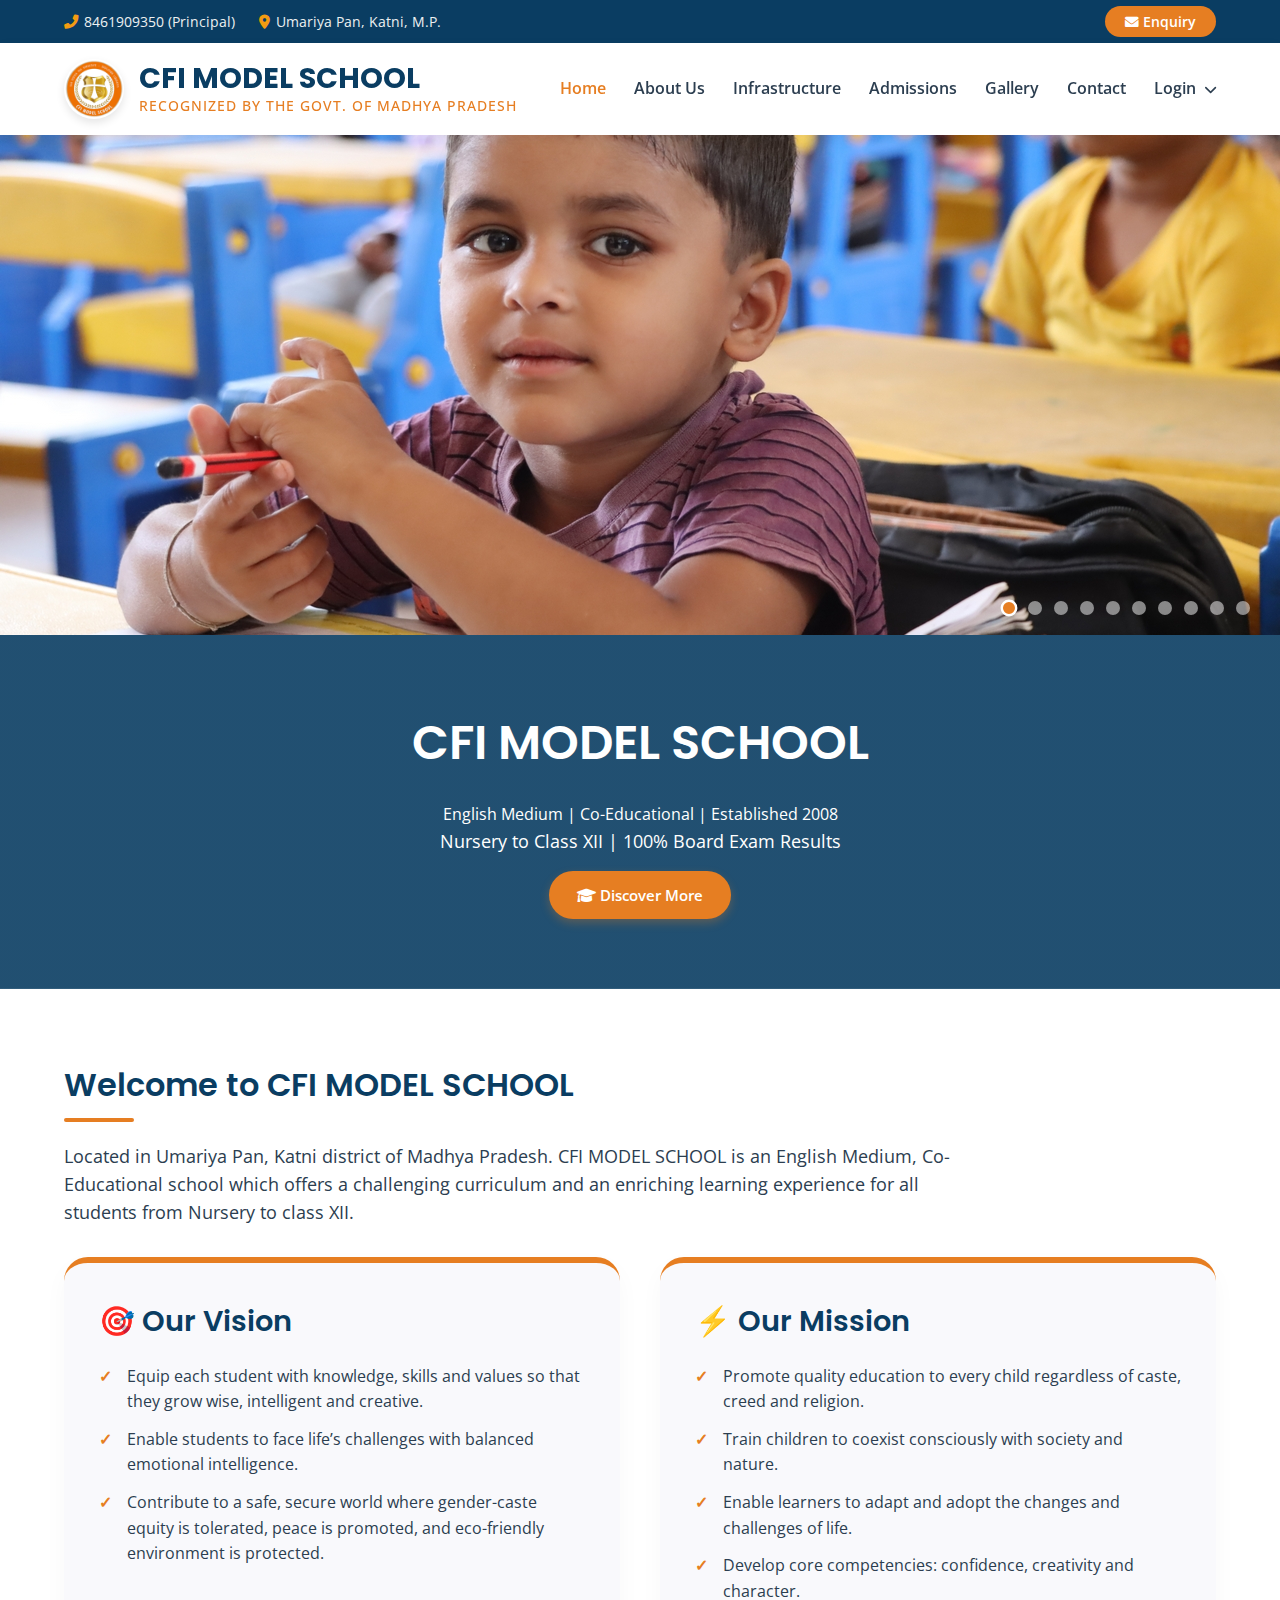
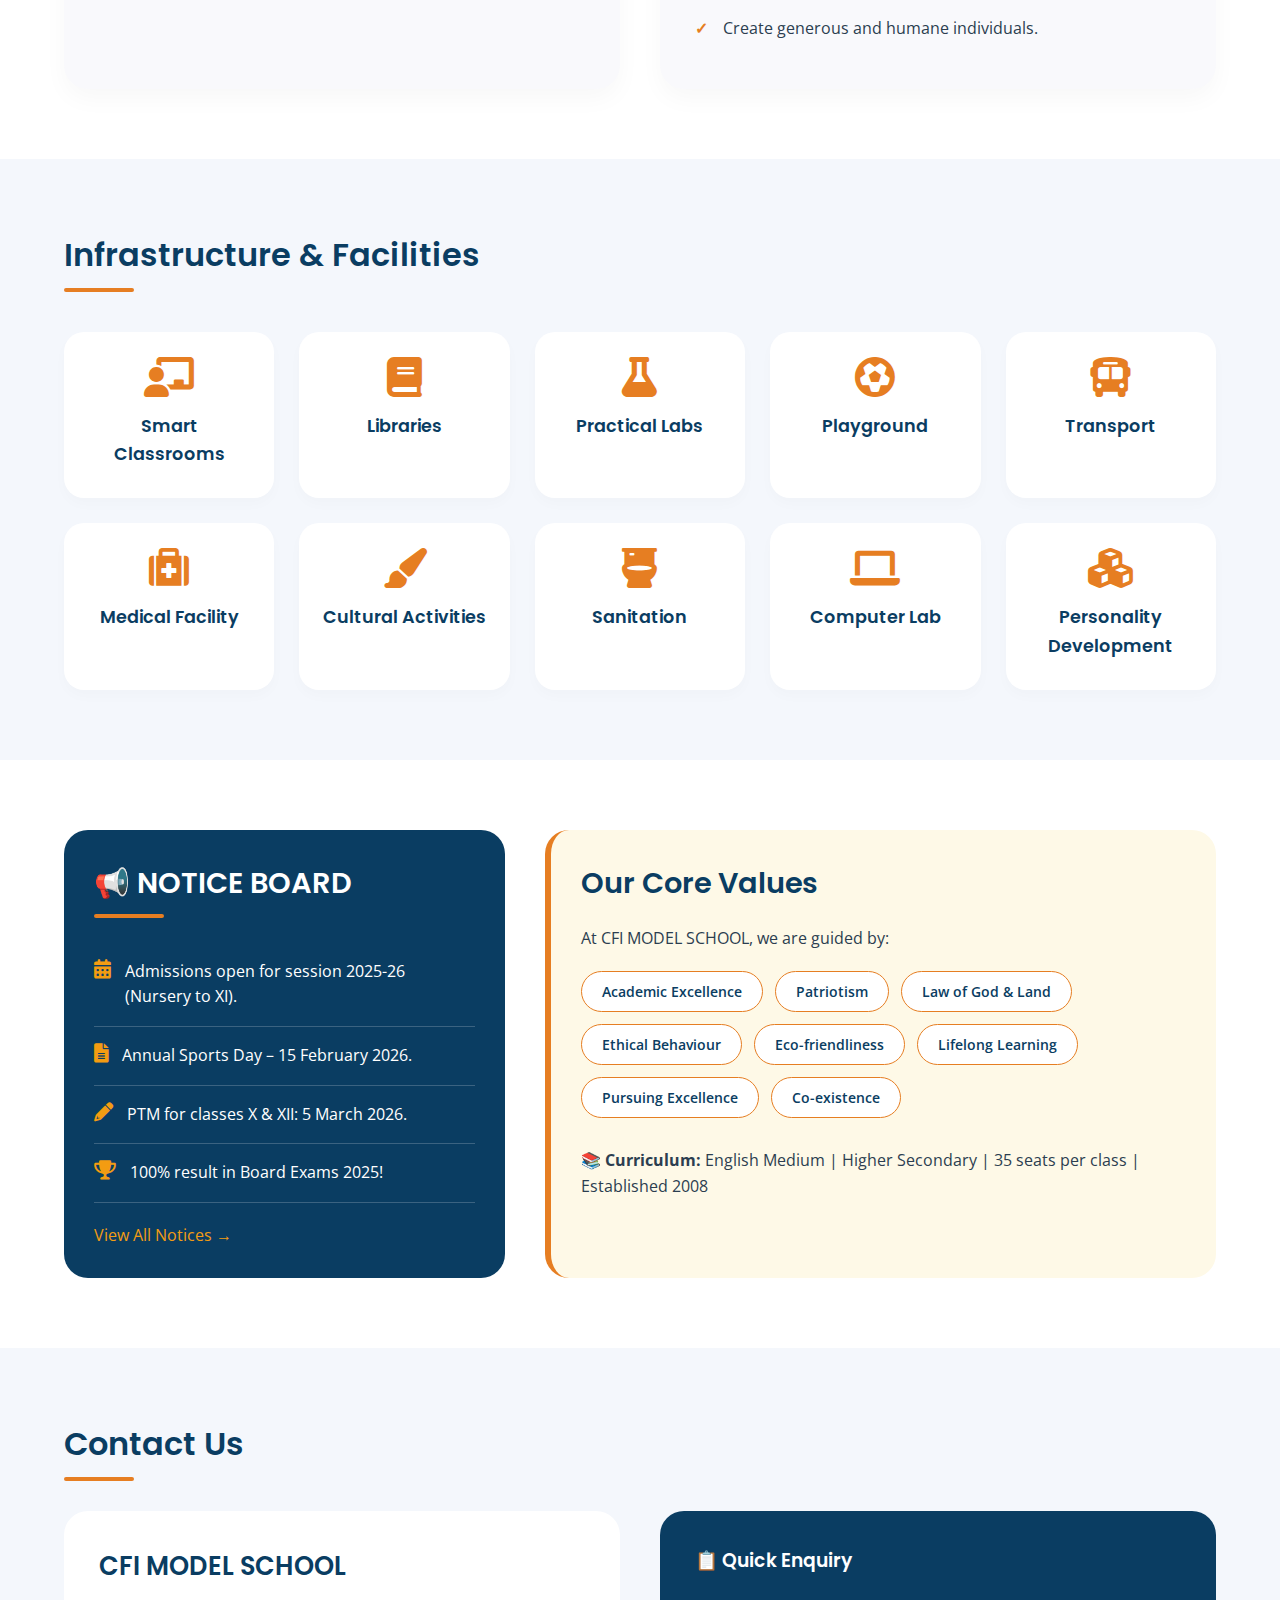
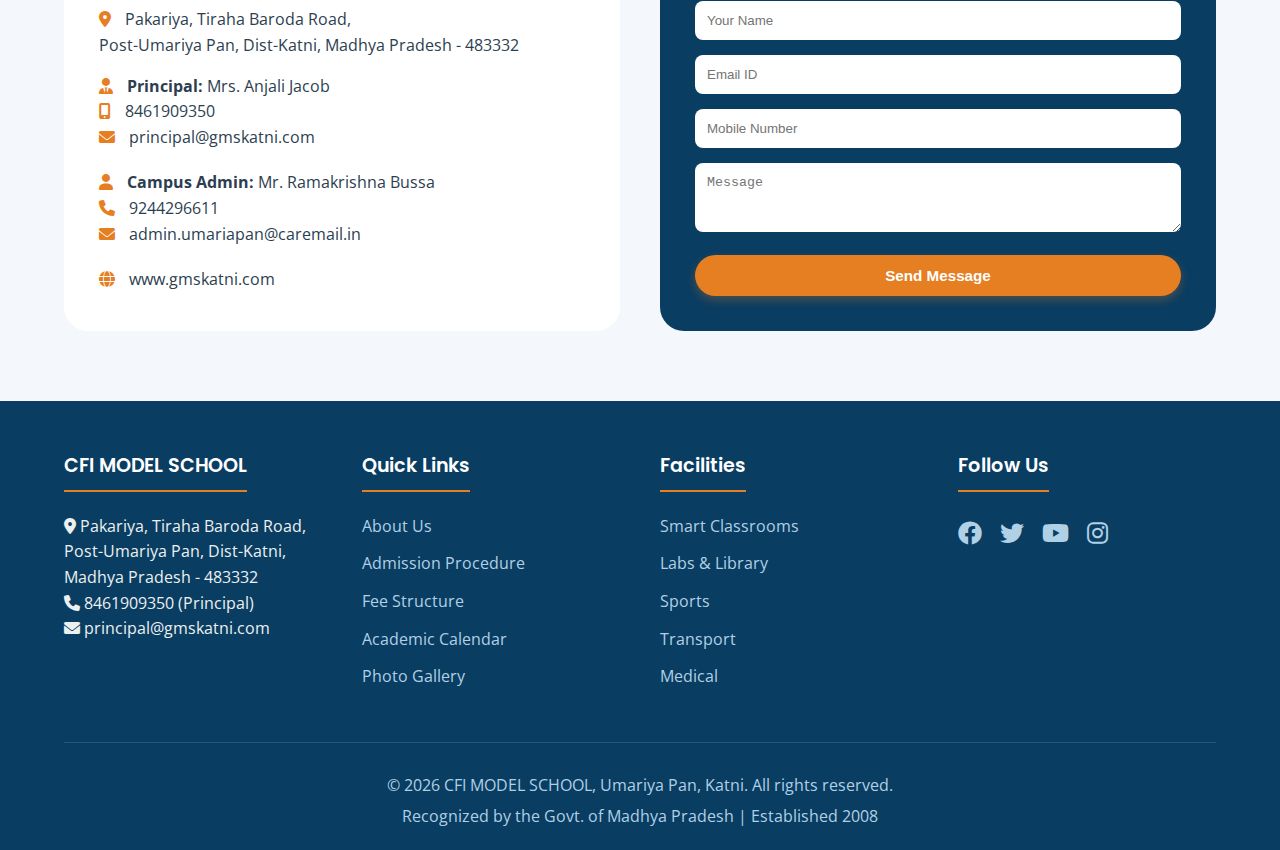
<file: index.html>
<!DOCTYPE html>
<html lang="en">
<head>
  <meta charset="UTF-8">
  <meta name="viewport" content="width=device-width, initial-scale=1.0, maximum-scale=5.0">
  <title>CFI MODEL SCHOOL – Excellence Since 2008 | Katni, M.P.</title>
  <!-- Font Awesome 6 (Free) -->
  <link rel="stylesheet" href="https://cdnjs.cloudflare.com/ajax/libs/font-awesome/6.0.0-beta3/css/all.min.css">
  <!-- Google Fonts: Poppins + Open Sans -->
  <link href="https://fonts.googleapis.com/css2?family=Open+Sans:wght@400;600;700&family=Poppins:wght@500;600;700&display=swap" rel="stylesheet">
  <style>
    * {
      margin: 0;
      padding: 0;
      box-sizing: border-box;
    }

    body {
      font-family: 'Open Sans', sans-serif;
      color: #2c3e50;
      background-color: #f9fbfd;
      line-height: 1.6;
    }

    h1, h2, h3, h4 {
      font-family: 'Poppins', sans-serif;
      font-weight: 600;
      color: #0a3d62;
    }

    a {
      text-decoration: none;
      transition: all 0.3s ease;
    }

    .container {
      width: 90%;
      max-width: 1280px;
      margin: 0 auto;
    }

    /* ===== LOADING PAGE PRELOADER ===== */
    .preloader {
      position: fixed;
      top: 0;
      left: 0;
      width: 100%;
      height: 100%;
      background: #0a3d62;
      display: flex;
      justify-content: center;
      align-items: center;
      z-index: 9999;
      transition: opacity 0.5s ease;
    }

    .preloader img {
      width: 180px;
      height: 180px;
      border-radius: 50%;
      object-fit: cover;
      box-shadow: 0 10px 25px rgba(0,0,0,0.2);
      animation: pulse 1.8s infinite ease-in-out;
    }

    @keyframes pulse {
      0% { transform: scale(1); opacity: 1; }
      50% { transform: scale(1.08); opacity: 0.9; }
      100% { transform: scale(1); opacity: 1; }
    }

    /* ----- Utility Classes ----- */
    .btn {
      display: inline-block;
      background: #e67e22;
      color: white;
      padding: 12px 28px;
      border-radius: 50px;
      font-weight: 600;
      font-size: 0.95rem;
      border: none;
      cursor: pointer;
      box-shadow: 0 4px 10px rgba(230, 126, 34, 0.3);
    }
    .btn:hover {
      background: #d35400;
      transform: translateY(-3px);
      box-shadow: 0 8px 16px rgba(230, 126, 34, 0.4);
    }
    .section-title {
      font-size: 2rem;
      margin-bottom: 20px;
      position: relative;
      padding-bottom: 12px;
    }
    .section-title:after {
      content: '';
      position: absolute;
      left: 0;
      bottom: 0;
      width: 70px;
      height: 4px;
      background: #e67e22;
      border-radius: 2px;
    }
    .text-orange { color: #e67e22; }
    .bg-light { background: #fff; }
    .bg-soft { background: #f4f7fc; }

    /* ----- Top Bar (contact + quick info) ----- */
    .top-bar {
      background: #0a3d62;
      color: #ecf0f1;
      padding: 10px 0;
      font-size: 0.9rem;
    }
    .top-bar .container {
      display: flex;
      justify-content: space-between;
      align-items: center;
      flex-wrap: wrap;
    }
    .contact-info i {
      margin-right: 6px;
      color: #f39c12;
    }
    .contact-info span {
      margin-right: 20px;
    }
    .enquiry-btn a {
      color: white;
      background: #e67e22;
      padding: 6px 20px;
      border-radius: 30px;
      font-weight: 600;
      font-size: 0.85rem;
    }
    .enquiry-btn a:hover {
      background: #d35400;
    }

    /* ----- Header / Navigation ----- */
    header {
      background: white;
      box-shadow: 0 4px 12px rgba(0,0,0,0.05);
      position: sticky;
      top: 0;
      z-index: 999;
    }
    .navbar {
      display: flex;
      justify-content: space-between;
      align-items: center;
      padding: 16px 0;
    }
    /* ----- LOGO area with actual image ----- */
    .logo {
      display: flex;
      align-items: center;
      gap: 15px;
    }
    .logo-img {
      width: 60px;
      height: 60px;
      border-radius: 50%;
      overflow: hidden;
      box-shadow: 0 4px 8px rgba(0,0,0,0.1);
      background: transparent;
    }
    .logo-img img {
      width: 100%;
      height: 100%;
      object-fit: cover;
      display: block;
    }
    .logo h1 {
      font-size: 1.8rem;
      font-weight: 700;
      color: #0a3d62;
      line-height: 1.2;
    }
    .logo span {
      display: block;
      font-size: 0.85rem;
      font-weight: 500;
      color: #e67e22;
      letter-spacing: 1px;
      text-transform: uppercase;
    }
    .nav-menu {
      display: flex;
      list-style: none;
      gap: 28px;
    }
    .nav-menu a {
      color: #2c3e50;
      font-weight: 600;
      font-size: 1rem;
    }
    .nav-menu a:hover, .nav-menu a.active {
      color: #e67e22;
    }
    .hamburger {
      display: none;
      font-size: 1.8rem;
      cursor: pointer;
      color: #0a3d62;
    }

    /* ----- DROPDOWN MENU (Login) ----- */
    .dropdown {
      position: relative;
    }
    .dropdown-content {
      display: none;
      position: absolute;
      top: 100%;
      left: 0;
      background-color: white;
      min-width: 180px;
      box-shadow: 0 8px 16px rgba(0,0,0,0.1);
      border-radius: 8px;
      z-index: 1000;
      padding: 8px 0;
    }
    .dropdown-content li {
      list-style: none;
    }
    .dropdown-content a {
      display: block;
      padding: 10px 20px;
      color: #2c3e50;
      font-size: 0.95rem;
    }
    .dropdown-content a:hover {
      background-color: #f8f9fa;
      color: #e67e22;
    }
    .dropdown:hover .dropdown-content {
      display: block;
    }
    /* For mobile, we'll handle via JavaScript */
    .dropdown.active .dropdown-content {
      display: block;
    }

    /* ===== IMAGE SLIDER ===== */
    .slider-container {
      width: 100%;
      background: #0a3d62;
      position: relative;
      overflow: hidden;
    }

    .slider {
      display: flex;
      transition: transform 0.8s ease-in-out;
    }

    .slide {
      min-width: 100%;
      height: 500px;
      position: relative;
    }

    .slide img {
      width: 100%;
      height: 100%;
      object-fit: cover;
      display: block;
    }

    /* Slider navigation dots */
    .slider-dots {
      position: absolute;
      bottom: 20px;
      right: 30px;
      display: flex;
      gap: 12px;
      z-index: 10;
    }

    .dot {
      width: 14px;
      height: 14px;
      background: rgba(255,255,255,0.5);
      border-radius: 50%;
      cursor: pointer;
      transition: all 0.3s;
      border: 2px solid transparent;
    }

    .dot.active {
      background: #e67e22;
      transform: scale(1.2);
      border-color: white;
    }
    /* ===== END SLIDER ===== */

    /* ----- Hero Section (below slider) ----- */
    .hero-slider {
      background: linear-gradient(rgba(10, 61, 98, 0.9), rgba(10, 61, 98, 0.9)), url('https://www.gmskatni.com/images/slider1.jpg');
      background-size: cover;
      background-position: center;
      color: white;
      padding: 70px 0;
      text-align: center;
    }
    .hero-slider h2 {
      font-size: 3rem;
      color: white;
      margin-bottom: 20px;
    }

    /* ----- About / Vision Mission ----- */
    .about-school {
      padding: 70px 0;
      background: white;
    }
    .vision-mission-grid {
      display: grid;
      grid-template-columns: 1fr 1fr;
      gap: 40px;
      margin-top: 30px;
    }
    .vm-card {
      background: #f9f9fc;
      padding: 35px;
      border-radius: 24px;
      box-shadow: 0 10px 25px rgba(0,0,0,0.03);
      border-top: 6px solid #e67e22;
    }
    .vm-card h3 {
      margin-bottom: 20px;
      font-size: 1.8rem;
    }
    .vm-card ul {
      list-style: none;
    }
    .vm-card li {
      margin-bottom: 12px;
      padding-left: 28px;
      position: relative;
    }
    .vm-card li:before {
      content: "✓";
      color: #e67e22;
      font-weight: bold;
      position: absolute;
      left: 0;
    }

    /* ----- Infrastructure / Facilities ----- */
    .facilities {
      background: #f4f7fc;
      padding: 70px 0;
    }
    .facility-grid {
      display: grid;
      grid-template-columns: repeat(auto-fit, minmax(180px, 1fr));
      gap: 25px;
      margin-top: 40px;
    }
    .facility-item {
      background: white;
      padding: 25px 20px;
      border-radius: 20px;
      text-align: center;
      box-shadow: 0 6px 14px rgba(0,0,0,0.02);
      transition: 0.25s;
    }
    .facility-item:hover {
      transform: translateY(-6px);
      box-shadow: 0 14px 28px rgba(0,0,0,0.06);
    }
    .facility-item i {
      font-size: 2.5rem;
      color: #e67e22;
      margin-bottom: 15px;
    }
    .facility-item h4 {
      font-size: 1.1rem;
      margin-bottom: 5px;
    }

    /* ----- Notice Board & Core Values ----- */
    .notice-section {
      padding: 70px 0;
      background: white;
    }
    .notice-flex {
      display: flex;
      gap: 40px;
      flex-wrap: wrap;
    }
    .notice-board {
      flex: 1 1 35%;
      background: #0a3d62;
      padding: 30px;
      border-radius: 24px;
      color: white;
    }
    .notice-board h3 {
      color: white;
      font-size: 1.8rem;
      margin-bottom: 25px;
    }
    .notice-board h3:after {
      background: #e67e22;
    }
    .notice-list {
      list-style: none;
    }
    .notice-list li {
      padding: 16px 0;
      border-bottom: 1px solid rgba(255,255,255,0.2);
      display: flex;
      gap: 14px;
    }
    .notice-list i {
      color: #f39c12;
      font-size: 1.2rem;
    }
    .values-panel {
      flex: 1 1 55%;
      background: #fef9e7;
      padding: 30px;
      border-radius: 24px;
      border-left: 6px solid #e67e22;
    }
    .values-panel h3 {
      font-size: 1.8rem;
      margin-bottom: 20px;
    }
    .values-tags {
      display: flex;
      flex-wrap: wrap;
      gap: 12px;
      margin-top: 20px;
    }
    .value-tag {
      background: white;
      padding: 8px 20px;
      border-radius: 40px;
      border: 1px solid #e67e22;
      color: #0a3d62;
      font-weight: 600;
      font-size: 0.9rem;
    }

    /* ----- Footer ----- */
    footer {
      background: #0a3d62;
      color: #ecf0f1;
      padding: 50px 0 20px;
    }
    .footer-grid {
      display: grid;
      grid-template-columns: repeat(auto-fit, minmax(220px, 1fr));
      gap: 40px;
      margin-bottom: 40px;
    }
    .footer-col h4 {
      color: white;
      margin-bottom: 22px;
      font-size: 1.2rem;
      border-bottom: 2px solid #e67e22;
      display: inline-block;
      padding-bottom: 8px;
    }
    .footer-col ul {
      list-style: none;
    }
    .footer-col li {
      margin-bottom: 12px;
    }
    .footer-col a {
      color: #b0d0e5;
    }
    .footer-col a:hover {
      color: #f39c12;
    }
    .copyright {
      text-align: center;
      padding-top: 30px;
      border-top: 1px solid #1e5a7a;
      color: #b0d0e5;
    }

    /* ----- Responsive Design ----- */
    @media screen and (max-width: 992px) {
      .vision-mission-grid { grid-template-columns: 1fr; }
      .notice-flex { flex-direction: column; }
      .slide { height: 350px; }
    }
    @media screen and (max-width: 768px) {
      .preloader img { width: 140px; height: 140px; }
      .navbar {
        flex-wrap: wrap;
      }
      .logo {
        width: 100%;
        justify-content: center;
        margin-bottom: 10px;
      }
      .nav-menu {
        position: fixed;
        left: -100%;
        top: 150px;
        flex-direction: column;
        background-color: white;
        width: 100%;
        text-align: center;
        transition: 0.3s;
        box-shadow: 0 10px 20px rgba(0,0,0,0.1);
        padding: 30px 0;
        gap: 20px;
      }
      .nav-menu.active {
        left: 0;
      }
      .hamburger {
        display: block;
        margin-left: auto;
      }
      /* Dropdown on mobile */
      .dropdown-content {
        position: static;
        box-shadow: none;
        display: none;
        background-color: #f8f9fa;
        margin-top: 10px;
        border-radius: 8px;
      }
      .dropdown.active .dropdown-content {
        display: block;
      }
      .dropdown-content a {
        padding: 12px 30px;
      }
      .top-bar .container {
        flex-direction: column;
        gap: 8px;
      }
      .hero-slider h2 { font-size: 2.2rem; }
      .section-title { font-size: 1.8rem; }
      .slide { height: 250px; }
    }
  </style>
</head>
<body>

  <!-- ===== LOADING PAGE / PRELOADER ===== -->
  <div class="preloader" id="preloader">
    <img src="Logo.png" alt="CFI MODEL SCHOOL Logo">
  </div>

  <!-- TOP BAR: Contact & Enquiry -->
  <div class="top-bar">
    <div class="container">
      <div class="contact-info">
        <i class="fas fa-phone-alt"></i><span>8461909350 (Principal)</span>
        <i class="fas fa-map-marker-alt"></i><span>Umariya Pan, Katni, M.P.</span>
      </div>
      <div class="enquiry-btn">
        <a href="#contact"><i class="fas fa-envelope"></i> Enquiry</a>
      </div>
    </div>
  </div>

  <!-- HEADER with Logo + Navigation (Login dropdown added) -->
  <header>
    <div class="container navbar">
      <div class="logo">
        <div class="logo-img">
          <img src="Logo.png" alt="CFI MODEL SCHOOL Logo">
        </div>
        <div>
          <h1>CFI MODEL SCHOOL</h1>
          <span>Recognized by the Govt. of Madhya Pradesh</span>
        </div>
      </div>
      <div class="hamburger" onclick="toggleMenu()">
        <i class="fas fa-bars"></i>
      </div>
      <ul class="nav-menu" id="navMenu">
        <li><a href="#" class="active">Home</a></li>
        <li><a href="#about">About Us</a></li>
        <li><a href="#facilities">Infrastructure</a></li>
        <li><a href="admissions.html">Admissions</a></li>
        <li><a href="gallery.html">Gallery</a></li>
        <li><a href="#contact">Contact</a></li>
        <!-- LOGIN DROPDOWN -->
        <li class="dropdown" id="loginDropdown">
          <a href="#">Login <i class="fas fa-chevron-down" style="font-size: 0.8rem; margin-left: 5px;"></i></a>
          <ul class="dropdown-content">
            <li><a href="#">Student Login</a></li>
            <li><a href="#">Teacher Login</a></li>
            <li><a href="adminlogin.html">Admin Login</a></li>
          </ul>
        </li>
      </ul>
    </div>
  </header>

  <!-- IMAGE SLIDER (10 local images) -->
  <div class="slider-container">
    <div class="slider" id="schoolSlider">
      <div class="slide"><img src="1.jpg" alt="CFI School Image 1"></div>
      <div class="slide"><img src="2.jpg" alt="CFI School Image 2"></div>
      <div class="slide"><img src="3.jpg" alt="CFI School Image 3"></div>
      <div class="slide"><img src="4.jpg" alt="CFI School Image 4"></div>
      <div class="slide"><img src="5.jpg" alt="CFI School Image 5"></div>
      <div class="slide"><img src="6.jpg" alt="CFI School Image 6"></div>
      <div class="slide"><img src="7.jpg" alt="CFI School Image 7"></div>
      <div class="slide"><img src="8.jpg" alt="CFI School Image 8"></div>
      <div class="slide"><img src="9.jpg" alt="CFI School Image 9"></div>
      <div class="slide"><img src="10.jpg" alt="CFI School Image 10"></div>
    </div>
    <div class="slider-dots" id="sliderDots"></div>
  </div>

  <!-- HERO SECTION -->
  <section class="hero-slider">
    <div class="container">
      <h2>CFI MODEL SCHOOL</h2>
      <p>English Medium | Co-Educational | Established 2008</p>
      <p style="font-size: 1.1rem;">Nursery to Class XII | 100% Board Exam Results</p>
      <a href="#about" class="btn" style="margin-top: 15px;"><i class="fas fa-graduation-cap"></i> Discover More</a>
    </div>
  </section>

  <!-- ABOUT + VISION & MISSION -->
  <section id="about" class="about-school">
    <div class="container">
      <h2 class="section-title">Welcome to CFI MODEL SCHOOL</h2>
      <p style="font-size: 1.1rem; margin-bottom: 30px; max-width: 900px;">Located in Umariya Pan, Katni district of Madhya Pradesh. CFI MODEL SCHOOL is an English Medium, Co-Educational school which offers a challenging curriculum and an enriching learning experience for all students from Nursery to class XII.</p>
      
      <div class="vision-mission-grid">
        <div class="vm-card">
          <h3>🎯 Our Vision</h3>
          <ul>
            <li>Equip each student with knowledge, skills and values so that they grow wise, intelligent and creative.</li>
            <li>Enable students to face life’s challenges with balanced emotional intelligence.</li>
            <li>Contribute to a safe, secure world where gender-caste equity is tolerated, peace is promoted, and eco-friendly environment is protected.</li>
          </ul>
        </div>
        <div class="vm-card">
          <h3>⚡ Our Mission</h3>
          <ul>
            <li>Promote quality education to every child regardless of caste, creed and religion.</li>
            <li>Train children to coexist consciously with society and nature.</li>
            <li>Enable learners to adapt and adopt the changes and challenges of life.</li>
            <li>Develop core competencies: confidence, creativity and character.</li>
            <li>Create generous and humane individuals.</li>
          </ul>
        </div>
      </div>
    </div>
  </section>

  <!-- INFRASTRUCTURE & FACILITIES -->
  <section id="facilities" class="facilities">
    <div class="container">
      <h2 class="section-title">Infrastructure & Facilities</h2>
      <div class="facility-grid">
        <div class="facility-item"><i class="fas fa-chalkboard-teacher"></i><h4>Smart Classrooms</h4></div>
        <div class="facility-item"><i class="fas fa-book"></i><h4>Libraries</h4></div>
        <div class="facility-item"><i class="fas fa-flask"></i><h4>Practical Labs</h4></div>
        <div class="facility-item"><i class="fas fa-futbol"></i><h4>Playground</h4></div>
        <div class="facility-item"><i class="fas fa-bus"></i><h4>Transport</h4></div>
        <div class="facility-item"><i class="fas fa-medkit"></i><h4>Medical Facility</h4></div>
        <div class="facility-item"><i class="fas fa-paint-brush"></i><h4>Cultural Activities</h4></div>
        <div class="facility-item"><i class="fas fa-toilet"></i><h4>Sanitation</h4></div>
        <div class="facility-item"><i class="fas fa-laptop"></i><h4>Computer Lab</h4></div>
        <div class="facility-item"><i class="fas fa-cubes"></i><h4>Personality Development</h4></div>
      </div>
    </div>
  </section>

  <!-- NOTICE BOARD + CORE VALUES -->
  <section class="notice-section">
    <div class="container">
      <div class="notice-flex">
        <div class="notice-board">
          <h3 class="section-title" style="color:white;">📢 NOTICE BOARD</h3>
          <ul class="notice-list">
            <li><i class="fas fa-calendar-alt"></i> Admissions open for session 2025-26 (Nursery to XI).</li>
            <li><i class="fas fa-file-alt"></i> Annual Sports Day – 15 February 2026.</li>
            <li><i class="fas fa-pencil-alt"></i> PTM for classes X & XII: 5 March 2026.</li>
            <li><i class="fas fa-trophy"></i> 100% result in Board Exams 2025!</li>
          </ul>
          <a href="#" style="color:#f39c12; margin-top:20px; display:block;">View All Notices →</a>
        </div>
        <div class="values-panel">
          <h3>Our Core Values</h3>
          <p style="margin-bottom: 20px;">At CFI MODEL SCHOOL, we are guided by:</p>
          <div class="values-tags">
            <span class="value-tag">Academic Excellence</span>
            <span class="value-tag">Patriotism</span>
            <span class="value-tag">Law of God & Land</span>
            <span class="value-tag">Ethical Behaviour</span>
            <span class="value-tag">Eco-friendliness</span>
            <span class="value-tag">Lifelong Learning</span>
            <span class="value-tag">Pursuing Excellence</span>
            <span class="value-tag">Co-existence</span>
          </div>
          <p style="margin-top: 30px;"><strong>📚 Curriculum:</strong> English Medium | Higher Secondary | 35 seats per class | Established 2008</p>
        </div>
      </div>
    </div>
  </section>

  <!-- CONTACT SECTION -->
  <section id="contact" style="padding: 70px 0; background: #f4f7fc;">
    <div class="container">
      <h2 class="section-title">Contact Us</h2>
      <div style="display: grid; grid-template-columns: 1fr 1fr; gap: 40px; margin-top: 30px;">
        <div style="background: white; padding: 35px; border-radius: 24px;">
          <h3 style="font-size: 1.6rem; margin-bottom: 20px; color: #0a3d62;">CFI MODEL SCHOOL</h3>
          <p style="margin-bottom: 15px;"><i class="fas fa-map-marker-alt" style="color: #e67e22; margin-right: 10px;"></i> Pakariya, Tiraha Baroda Road,<br>Post-Umariya Pan, Dist-Katni, Madhya Pradesh - 483332</p>
          <p><i class="fas fa-user-tie" style="color: #e67e22; margin-right: 10px;"></i> <strong>Principal:</strong> Mrs. Anjali Jacob</p>
          <p><i class="fas fa-mobile-alt" style="color: #e67e22; margin-right: 10px;"></i> 8461909350</p>
          <p><i class="fas fa-envelope" style="color: #e67e22; margin-right: 10px;"></i> principal@gmskatni.com</p>
          <p style="margin-top: 20px;"><i class="fas fa-user" style="color: #e67e22; margin-right: 10px;"></i> <strong>Campus Admin:</strong> Mr. Ramakrishna Bussa</p>
          <p><i class="fas fa-phone" style="color: #e67e22; margin-right: 10px;"></i> 9244296611</p>
          <p><i class="fas fa-envelope" style="color: #e67e22; margin-right: 10px;"></i> admin.umariapan@caremail.in</p>
          <p style="margin-top: 20px;"><i class="fas fa-globe" style="color: #e67e22; margin-right: 10px;"></i> www.gmskatni.com</p>
        </div>
        <div style="background: #0a3d62; padding: 35px; border-radius: 24px; color: white;">
          <h3 style="color: white; margin-bottom: 25px;">📋 Quick Enquiry</h3>
          <form>
            <input type="text" placeholder="Your Name" style="width: 100%; padding: 12px; margin-bottom: 15px; border: none; border-radius: 8px;">
            <input type="email" placeholder="Email ID" style="width: 100%; padding: 12px; margin-bottom: 15px; border: none; border-radius: 8px;">
            <input type="text" placeholder="Mobile Number" style="width: 100%; padding: 12px; margin-bottom: 15px; border: none; border-radius: 8px;">
            <textarea placeholder="Message" rows="3" style="width: 100%; padding: 12px; margin-bottom: 15px; border: none; border-radius: 8px;"></textarea>
            <button type="submit" class="btn" style="width: 100%; background: #e67e22;">Send Message</button>
          </form>
        </div>
      </div>
    </div>
  </section>

  <!-- FOOTER -->
  <footer>
    <div class="container">
      <div class="footer-grid">
        <div class="footer-col">
          <h4>CFI MODEL SCHOOL</h4>
          <p><i class="fas fa-map-marker-alt"></i> Pakariya, Tiraha Baroda Road,<br>Post-Umariya Pan, Dist-Katni, <br> Madhya Pradesh - 483332</p>
          <p><i class="fas fa-phone"></i> 8461909350 (Principal)</p>
          <p><i class="fas fa-envelope"></i> principal@gmskatni.com</p>
        </div>
        <div class="footer-col">
          <h4>Quick Links</h4>
          <ul>
            <li><a href="#about">About Us</a></li>
            <li><a href="#">Admission Procedure</a></li>
            <li><a href="#">Fee Structure</a></li>
            <li><a href="#">Academic Calendar</a></li>
            <li><a href="#">Photo Gallery</a></li>
          </ul>
        </div>
        <div class="footer-col">
          <h4>Facilities</h4>
          <ul>
            <li><a href="#">Smart Classrooms</a></li>
            <li><a href="#">Labs & Library</a></li>
            <li><a href="#">Sports</a></li>
            <li><a href="#">Transport</a></li>
            <li><a href="#">Medical</a></li>
          </ul>
        </div>
        <div class="footer-col">
          <h4>Follow Us</h4>
          <div style="display: flex; gap: 18px; font-size: 1.5rem;">
            <a href="#"><i class="fab fa-facebook"></i></a>
            <a href="#"><i class="fab fa-twitter"></i></a>
            <a href="#"><i class="fab fa-youtube"></i></a>
            <a href="#"><i class="fab fa-instagram"></i></a>
          </div>
        </div>
      </div>
      <div class="copyright">
        <p>© 2026 CFI MODEL SCHOOL, Umariya Pan, Katni. All rights reserved.</p>
        <p style="margin-top: 6px;">Recognized by the Govt. of Madhya Pradesh | Established 2008</p>
      </div>
    </div>
  </footer>

  <!-- JavaScript -->
  <script>
    // ===== PRELOADER: HIDE WHEN PAGE IS FULLY LOADED =====
    window.addEventListener('load', function() {
      const preloader = document.getElementById('preloader');
      preloader.style.opacity = '0';
      setTimeout(function() {
        preloader.style.display = 'none';
      }, 500);
    });

    // ===== SLIDER FUNCTIONALITY =====
    const slider = document.getElementById('schoolSlider');
    const slides = document.querySelectorAll('.slide');
    const dotsContainer = document.getElementById('sliderDots');
    
    let currentIndex = 0;
    let autoPlayInterval;
    const totalSlides = slides.length;
    const intervalTime = 2000;

    slides.forEach((_, index) => {
      const dot = document.createElement('span');
      dot.classList.add('dot');
      if (index === 0) dot.classList.add('active');
      dot.addEventListener('click', () => {
        goToSlide(index);
        resetInterval();
      });
      dotsContainer.appendChild(dot);
    });

    const dots = document.querySelectorAll('.dot');

    function goToSlide(index) {
      if (index < 0) index = totalSlides - 1;
      if (index >= totalSlides) index = 0;
      slider.style.transform = `translateX(-${index * 100}%)`;
      currentIndex = index;
      dots.forEach((dot, i) => {
        dot.classList.toggle('active', i === currentIndex);
      });
    }

    function nextSlide() {
      goToSlide(currentIndex + 1);
    }

    function startAutoPlay() {
      autoPlayInterval = setInterval(nextSlide, intervalTime);
    }

    function resetInterval() {
      clearInterval(autoPlayInterval);
      startAutoPlay();
    }

    startAutoPlay();

    slider.addEventListener('mouseenter', () => clearInterval(autoPlayInterval));
    slider.addEventListener('mouseleave', startAutoPlay);

    // ===== TOGGLE MENU =====
    function toggleMenu() {
      var nav = document.getElementById('navMenu');
      nav.classList.toggle('active');
    }

    // ===== MOBILE DROPDOWN TOGGLE =====
    const loginDropdown = document.getElementById('loginDropdown');
    const loginLink = loginDropdown.querySelector('a');

    function handleMobileDropdown(e) {
      if (window.innerWidth <= 768) {
        e.preventDefault();
        loginDropdown.classList.toggle('active');
      }
    }

    loginLink.addEventListener('click', handleMobileDropdown);

    document.addEventListener('click', function(e) {
      if (window.innerWidth <= 768) {
        if (!loginDropdown.contains(e.target)) {
          loginDropdown.classList.remove('active');
        }
      }
    });

    // ===== SMOOTH SCROLL FOR ANCHOR LINKS =====
    document.querySelectorAll('a[href^="#"]').forEach(anchor => {
      anchor.addEventListener('click', function(e) {
        if (this.parentElement.classList.contains('dropdown-content') && window.innerWidth <= 768) {
          return;
        }
        if (this.getAttribute('href') !== '#') {
          e.preventDefault();
          var nav = document.getElementById('navMenu');
          if (nav.classList.contains('active')) nav.classList.remove('active');
          const target = document.querySelector(this.getAttribute('href'));
          if (target) target.scrollIntoView({ behavior: 'smooth' });
        }
      });
    });
  </script>

</body>
</html>
</file>
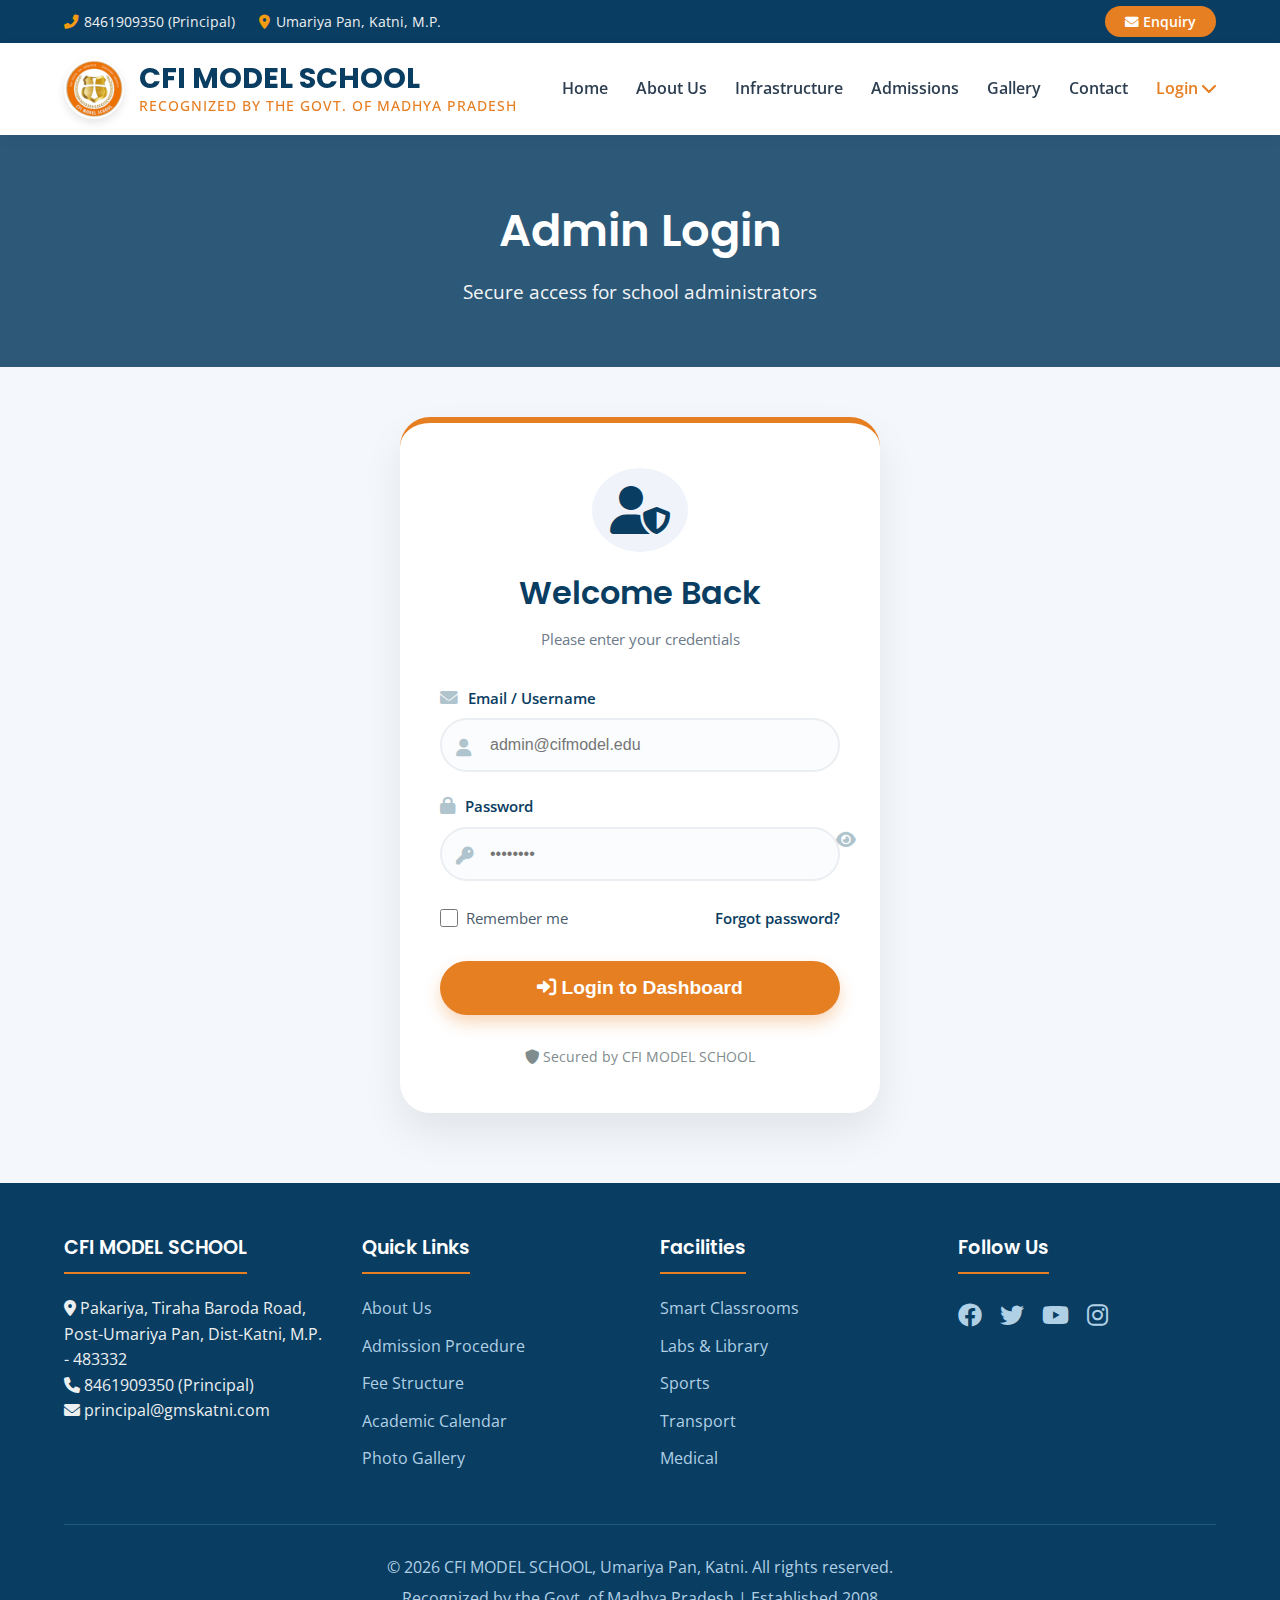
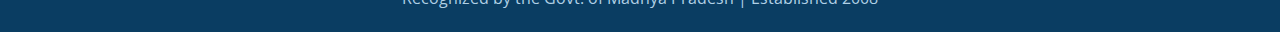
<file: adminlogin.html>
<!DOCTYPE html>
<html lang="en">
<head>
  <meta charset="UTF-8">
  <meta name="viewport" content="width=device-width, initial-scale=1.0, maximum-scale=5.0">
  <title>CFI MODEL SCHOOL – Admin Login</title>
  <!-- Font Awesome 6 -->
  <link rel="stylesheet" href="https://cdnjs.cloudflare.com/ajax/libs/font-awesome/6.0.0-beta3/css/all.min.css">
  <!-- Google Fonts: Poppins + Open Sans -->
  <link href="https://fonts.googleapis.com/css2?family=Open+Sans:wght@400;600;700&family=Poppins:wght@500;600;700&display=swap" rel="stylesheet">
  <style>
    /* ----- GLOBAL STYLES (identical to main site) ----- */
    * {
      margin: 0;
      padding: 0;
      box-sizing: border-box;
    }

    body {
      font-family: 'Open Sans', sans-serif;
      color: #2c3e50;
      background-color: #f4f7fc;
      line-height: 1.6;
      min-height: 100vh;
      display: flex;
      flex-direction: column;
    }

    h1, h2, h3, h4 {
      font-family: 'Poppins', sans-serif;
      font-weight: 600;
      color: #0a3d62;
    }

    a {
      text-decoration: none;
      transition: all 0.3s ease;
    }

    .container {
      width: 90%;
      max-width: 1280px;
      margin: 0 auto;
    }

    /* ----- TOP BAR (same) ----- */
    .top-bar {
      background: #0a3d62;
      color: #ecf0f1;
      padding: 10px 0;
      font-size: 0.9rem;
    }
    .top-bar .container {
      display: flex;
      justify-content: space-between;
      align-items: center;
      flex-wrap: wrap;
    }
    .contact-info i {
      margin-right: 6px;
      color: #f39c12;
    }
    .contact-info span {
      margin-right: 20px;
    }
    .enquiry-btn a {
      color: white;
      background: #e67e22;
      padding: 6px 20px;
      border-radius: 30px;
      font-weight: 600;
      font-size: 0.85rem;
    }
    .enquiry-btn a:hover {
      background: #d35400;
    }

    /* ----- HEADER (same, with active state) ----- */
    header {
      background: white;
      box-shadow: 0 4px 12px rgba(0,0,0,0.05);
      position: sticky;
      top: 0;
      z-index: 999;
    }
    .navbar {
      display: flex;
      justify-content: space-between;
      align-items: center;
      padding: 16px 0;
    }
    .logo {
      display: flex;
      align-items: center;
      gap: 15px;
    }
    .logo-img {
      width: 60px;
      height: 60px;
      border-radius: 50%;
      overflow: hidden;
      box-shadow: 0 4px 8px rgba(0,0,0,0.1);
    }
    .logo-img img {
      width: 100%;
      height: 100%;
      object-fit: cover;
    }
    .logo h1 {
      font-size: 1.8rem;
      font-weight: 700;
      color: #0a3d62;
      line-height: 1.2;
    }
    .logo span {
      display: block;
      font-size: 0.85rem;
      font-weight: 500;
      color: #e67e22;
      letter-spacing: 1px;
      text-transform: uppercase;
    }
    .nav-menu {
      display: flex;
      list-style: none;
      gap: 28px;
    }
    .nav-menu a {
      color: #2c3e50;
      font-weight: 600;
      font-size: 1rem;
    }
    .nav-menu a:hover,
    .nav-menu a.active {
      color: #e67e22;
    }
    .hamburger {
      display: none;
      font-size: 1.8rem;
      cursor: pointer;
      color: #0a3d62;
    }

    /* ----- DROPDOWN (same) ----- */
    .dropdown {
      position: relative;
    }
    .dropdown-content {
      display: none;
      position: absolute;
      top: 100%;
      left: 0;
      background-color: white;
      min-width: 180px;
      box-shadow: 0 8px 16px rgba(0,0,0,0.1);
      border-radius: 8px;
      z-index: 1000;
      padding: 8px 0;
    }
    .dropdown-content li {
      list-style: none;
    }
    .dropdown-content a {
      display: block;
      padding: 10px 20px;
      color: #2c3e50;
      font-size: 0.95rem;
    }
    .dropdown-content a:hover {
      background-color: #f8f9fa;
      color: #e67e22;
    }
    .dropdown:hover .dropdown-content {
      display: block;
    }

    /* ===== ADMIN LOGIN PAGE SPECIFIC STYLES ===== */
    .login-hero {
      background: linear-gradient(rgba(10, 61, 98, 0.85), rgba(10, 61, 98, 0.85)), url('https://www.gmskatni.com/images/slider1.jpg');
      background-size: cover;
      background-position: center;
      padding: 60px 0;
      text-align: center;
      color: white;
      margin-bottom: 50px;
    }
    .login-hero h2 {
      font-size: 2.8rem;
      color: white;
      margin-bottom: 10px;
    }
    .login-hero p {
      font-size: 1.2rem;
      opacity: 0.95;
    }

    /* Login Card */
    .login-wrapper {
      display: flex;
      justify-content: center;
      align-items: center;
      margin-bottom: 70px;
    }
    .login-card {
      background: white;
      border-radius: 30px;
      box-shadow: 0 20px 40px rgba(0,0,0,0.08);
      padding: 45px 40px;
      width: 100%;
      max-width: 480px;
      transition: transform 0.3s;
      border-top: 6px solid #e67e22;
    }
    .login-card:hover {
      transform: translateY(-5px);
    }
    .login-header {
      text-align: center;
      margin-bottom: 35px;
    }
    .login-header i {
      font-size: 3rem;
      color: #0a3d62;
      background: #f0f4fa;
      padding: 18px;
      border-radius: 50%;
      margin-bottom: 15px;
    }
    .login-header h3 {
      font-size: 2rem;
      margin-bottom: 8px;
    }
    .login-header p {
      color: #6c7a89;
      font-size: 0.95rem;
    }

    /* Form */
    .form-group {
      margin-bottom: 22px;
      position: relative;
    }
    .form-group label {
      display: block;
      margin-bottom: 8px;
      font-weight: 600;
      color: #0a3d62;
      font-size: 0.95rem;
    }
    .form-group i {
      position: absolute;
      left: 16px;
      bottom: 16px;
      color: #b0c4ce;
      font-size: 1.1rem;
    }
    .form-group input {
      width: 100%;
      padding: 16px 16px 16px 48px;
      border: 2px solid #eaeef2;
      border-radius: 50px;
      font-size: 1rem;
      transition: 0.3s;
      background: #fbfcfd;
    }
    .form-group input:focus {
      border-color: #e67e22;
      outline: none;
      background: white;
      box-shadow: 0 0 0 4px rgba(230, 126, 34, 0.1);
    }

    /* Password visibility toggle */
    .toggle-password {
      position: absolute;
      right: 20px;
      bottom: 16px;
      cursor: pointer;
      color: #b0c4ce;
      font-size: 1.1rem;
    }
    .toggle-password:hover {
      color: #e67e22;
    }

    /* Remember & Forgot */
    .form-options {
      display: flex;
      justify-content: space-between;
      align-items: center;
      margin: 25px 0 30px;
    }
    .remember {
      display: flex;
      align-items: center;
      gap: 8px;
      color: #4a5c6b;
      font-size: 0.95rem;
    }
    .remember input {
      width: 18px;
      height: 18px;
      accent-color: #e67e22;
    }
    .forgot a {
      color: #0a3d62;
      font-weight: 600;
      font-size: 0.95rem;
    }
    .forgot a:hover {
      color: #e67e22;
      text-decoration: underline;
    }

    /* Login button */
    .login-btn {
      width: 100%;
      background: #e67e22;
      color: white;
      padding: 16px;
      border: none;
      border-radius: 50px;
      font-size: 1.2rem;
      font-weight: 700;
      cursor: pointer;
      transition: 0.3s;
      box-shadow: 0 8px 16px rgba(230, 126, 34, 0.3);
    }
    .login-btn:hover {
      background: #d35400;
      transform: translateY(-2px);
      box-shadow: 0 12px 22px rgba(230, 126, 34, 0.4);
    }

    /* Error message */
    .error-message {
      color: #c0392b;
      background: #fae5e5;
      padding: 12px;
      border-radius: 50px;
      margin-bottom: 20px;
      text-align: center;
      display: none;
    }
    .error-message i {
      margin-right: 6px;
    }

    /* ----- FOOTER (same) ----- */
    footer {
      background: #0a3d62;
      color: #ecf0f1;
      padding: 50px 0 20px;
      margin-top: auto;
    }
    .footer-grid {
      display: grid;
      grid-template-columns: repeat(auto-fit, minmax(220px, 1fr));
      gap: 40px;
      margin-bottom: 40px;
    }
    .footer-col h4 {
      color: white;
      margin-bottom: 22px;
      font-size: 1.2rem;
      border-bottom: 2px solid #e67e22;
      display: inline-block;
      padding-bottom: 8px;
    }
    .footer-col ul {
      list-style: none;
    }
    .footer-col li {
      margin-bottom: 12px;
    }
    .footer-col a {
      color: #b0d0e5;
    }
    .footer-col a:hover {
      color: #f39c12;
    }
    .copyright {
      text-align: center;
      padding-top: 30px;
      border-top: 1px solid #1e5a7a;
      color: #b0d0e5;
    }

    /* ----- RESPONSIVE ----- */
    @media screen and (max-width: 768px) {
      .navbar {
        flex-wrap: wrap;
      }
      .logo {
        width: 100%;
        justify-content: center;
        margin-bottom: 10px;
      }
      .nav-menu {
        position: fixed;
        left: -100%;
        top: 150px;
        flex-direction: column;
        background-color: white;
        width: 100%;
        text-align: center;
        transition: 0.3s;
        box-shadow: 0 10px 20px rgba(0,0,0,0.1);
        padding: 30px 0;
        gap: 20px;
      }
      .nav-menu.active {
        left: 0;
      }
      .hamburger {
        display: block;
        margin-left: auto;
      }
      .dropdown-content {
        position: static;
        box-shadow: none;
        display: none;
      }
      .dropdown.active .dropdown-content {
        display: block;
      }
      .top-bar .container {
        flex-direction: column;
        gap: 8px;
      }
      .login-hero h2 {
        font-size: 2rem;
      }
      .login-card {
        padding: 35px 25px;
        margin: 0 20px;
      }
    }
  </style>
</head>
<body>

  <!-- TOP BAR -->
  <div class="top-bar">
    <div class="container">
      <div class="contact-info">
        <i class="fas fa-phone-alt"></i><span>8461909350 (Principal)</span>
        <i class="fas fa-map-marker-alt"></i><span>Umariya Pan, Katni, M.P.</span>
      </div>
      <div class="enquiry-btn">
        <a href="index.html#contact"><i class="fas fa-envelope"></i> Enquiry</a>
      </div>
    </div>
  </div>

  <!-- HEADER (Admin Login set as active) -->
  <header>
    <div class="container navbar">
      <div class="logo">
        <div class="logo-img">
          <img src="Logo.png" alt="CFI MODEL SCHOOL Logo">
        </div>
        <div>
          <h1>CFI MODEL SCHOOL</h1>
          <span>Recognized by the Govt. of Madhya Pradesh</span>
        </div>
      </div>
      <div class="hamburger" onclick="toggleMenu()">
        <i class="fas fa-bars"></i>
      </div>
      <ul class="nav-menu" id="navMenu">
        <li><a href="index.html">Home</a></li>
        <li><a href="index.html#about">About Us</a></li>
        <li><a href="index.html#facilities">Infrastructure</a></li>
        <li><a href="index.html#admissions">Admissions</a></li>
        <li><a href="gallery.html">Gallery</a></li>
        <li><a href="index.html#contact">Contact</a></li>
        <li class="dropdown" id="loginDropdown">
          <a href="#" class="active">Login <i class="fas fa-chevron-down"></i></a>
          <ul class="dropdown-content">
            <li><a href="#">Student Login</a></li>
            <li><a href="#">Teacher Login</a></li>
            <li><a href="admin-login.html">Admin Login</a></li> <!-- 👈 ACTIVE LINK -->
          </ul>
        </li>
      </ul>
    </div>
  </header>

  <!-- LOGIN HERO -->
  <section class="login-hero">
    <div class="container">
      <h2>Admin Login</h2>
      <p>Secure access for school administrators</p>
    </div>
  </section>

  <!-- LOGIN CARD -->
  <div class="login-wrapper">
    <div class="login-card">
      <div class="login-header">
        <i class="fas fa-user-shield"></i>
        <h3>Welcome Back</h3>
        <p>Please enter your credentials</p>
      </div>

      <!-- Error Message (hidden by default) -->
      <div id="errorMsg" class="error-message">
        <i class="fas fa-exclamation-circle"></i> Invalid username or password
      </div>

      <!-- Login Form -->
      <form id="adminLoginForm">
        <div class="form-group">
          <label><i class="fas fa-envelope" style="position: static; margin-right: 6px;"></i> Email / Username</label>
          <i class="fas fa-user"></i>
          <input type="text" id="username" placeholder="admin@cifmodel.edu" required>
        </div>

        <div class="form-group">
          <label><i class="fas fa-lock" style="position: static; margin-right: 6px;"></i> Password</label>
          <i class="fas fa-key"></i>
          <input type="password" id="password" placeholder="••••••••" required>
          <span class="toggle-password" onclick="togglePassword()">
            <i class="fas fa-eye"></i>
          </span>
        </div>

        <div class="form-options">
          <label class="remember">
            <input type="checkbox"> Remember me
          </label>
          <div class="forgot">
            <a href="#">Forgot password?</a>
          </div>
        </div>

        <button type="submit" class="login-btn">
          <i class="fas fa-sign-in-alt"></i> Login to Dashboard
        </button>
      </form>

      <p style="text-align: center; margin-top: 30px; color: #7f8c8d; font-size: 0.9rem;">
        <i class="fas fa-shield-alt"></i> Secured by CFI MODEL SCHOOL
      </p>
    </div>
  </div>

  <!-- FOOTER -->
  <footer>
    <div class="container">
      <div class="footer-grid">
        <div class="footer-col">
          <h4>CFI MODEL SCHOOL</h4>
          <p><i class="fas fa-map-marker-alt"></i> Pakariya, Tiraha Baroda Road,<br>Post-Umariya Pan, Dist-Katni, M.P. - 483332</p>
          <p><i class="fas fa-phone"></i> 8461909350 (Principal)</p>
          <p><i class="fas fa-envelope"></i> principal@gmskatni.com</p>
        </div>
        <div class="footer-col">
          <h4>Quick Links</h4>
          <ul>
            <li><a href="index.html#about">About Us</a></li>
            <li><a href="#">Admission Procedure</a></li>
            <li><a href="#">Fee Structure</a></li>
            <li><a href="#">Academic Calendar</a></li>
            <li><a href="gallery.html">Photo Gallery</a></li>
          </ul>
        </div>
        <div class="footer-col">
          <h4>Facilities</h4>
          <ul>
            <li><a href="#">Smart Classrooms</a></li>
            <li><a href="#">Labs & Library</a></li>
            <li><a href="#">Sports</a></li>
            <li><a href="#">Transport</a></li>
            <li><a href="#">Medical</a></li>
          </ul>
        </div>
        <div class="footer-col">
          <h4>Follow Us</h4>
          <div style="display: flex; gap: 18px; font-size: 1.5rem;">
            <a href="#"><i class="fab fa-facebook"></i></a>
            <a href="#"><i class="fab fa-twitter"></i></a>
            <a href="#"><i class="fab fa-youtube"></i></a>
            <a href="#"><i class="fab fa-instagram"></i></a>
          </div>
        </div>
      </div>
      <div class="copyright">
        <p>© 2026 CFI MODEL SCHOOL, Umariya Pan, Katni. All rights reserved.</p>
        <p style="margin-top: 6px;">Recognized by the Govt. of Madhya Pradesh | Established 2008</p>
      </div>
    </div>
  </footer>

  <!-- JAVASCRIPT -->
  <script>
    // ===== TOGGLE PASSWORD VISIBILITY =====
    function togglePassword() {
      const passwordInput = document.getElementById('password');
      const toggleIcon = document.querySelector('.toggle-password i');
      if (passwordInput.type === 'password') {
        passwordInput.type = 'text';
        toggleIcon.className = 'fas fa-eye-slash';
      } else {
        passwordInput.type = 'password';
        toggleIcon.className = 'fas fa-eye';
      }
    }

    // ===== FORM SUBMIT (PREVENT DEFAULT + SIMPLE VALIDATION) =====
    document.getElementById('adminLoginForm').addEventListener('submit', function(e) {
      e.preventDefault();
      const username = document.getElementById('username').value.trim();
      const password = document.getElementById('password').value.trim();
      const errorMsg = document.getElementById('errorMsg');

      // Dummy validation (replace with real authentication later)
      if (username === '' || password === '') {
        errorMsg.style.display = 'block';
        errorMsg.innerHTML = '<i class="fas fa-exclamation-circle"></i> Both fields are required';
      } else if (username === 'admin@cfimodel.edu' && password === 'Admin@123') {
        errorMsg.style.display = 'none';
        alert('Login successful! Redirecting to dashboard...');
        // window.location.href = 'admin-dashboard.html'; // Redirect if page exists
      } else {
        errorMsg.style.display = 'block';
        errorMsg.innerHTML = '<i class="fas fa-exclamation-circle"></i> Invalid username or password';
      }
    });

    // ===== MOBILE DROPDOWN TOGGLE =====
    const loginDropdown = document.getElementById('loginDropdown');
    const loginLink = loginDropdown.querySelector('a');

    function handleMobileDropdown(e) {
      if (window.innerWidth <= 768) {
        e.preventDefault();
        loginDropdown.classList.toggle('active');
      }
    }

    loginLink.addEventListener('click', handleMobileDropdown);
    document.addEventListener('click', function(e) {
      if (window.innerWidth <= 768 && !loginDropdown.contains(e.target)) {
        loginDropdown.classList.remove('active');
      }
    });

    // ===== TOGGLE HAMBURGER MENU =====
    function toggleMenu() {
      var nav = document.getElementById('navMenu');
      nav.classList.toggle('active');
    }

    // ===== SMOOTH SCROLL (for footer links) =====
    document.querySelectorAll('a[href^="#"]').forEach(anchor => {
      anchor.addEventListener('click', function(e) {
        if (this.getAttribute('href') !== '#') {
          e.preventDefault();
          const target = document.querySelector(this.getAttribute('href'));
          if (target) target.scrollIntoView({ behavior: 'smooth' });
        }
      });
    });
  </script>
</body>
</html>
</file>
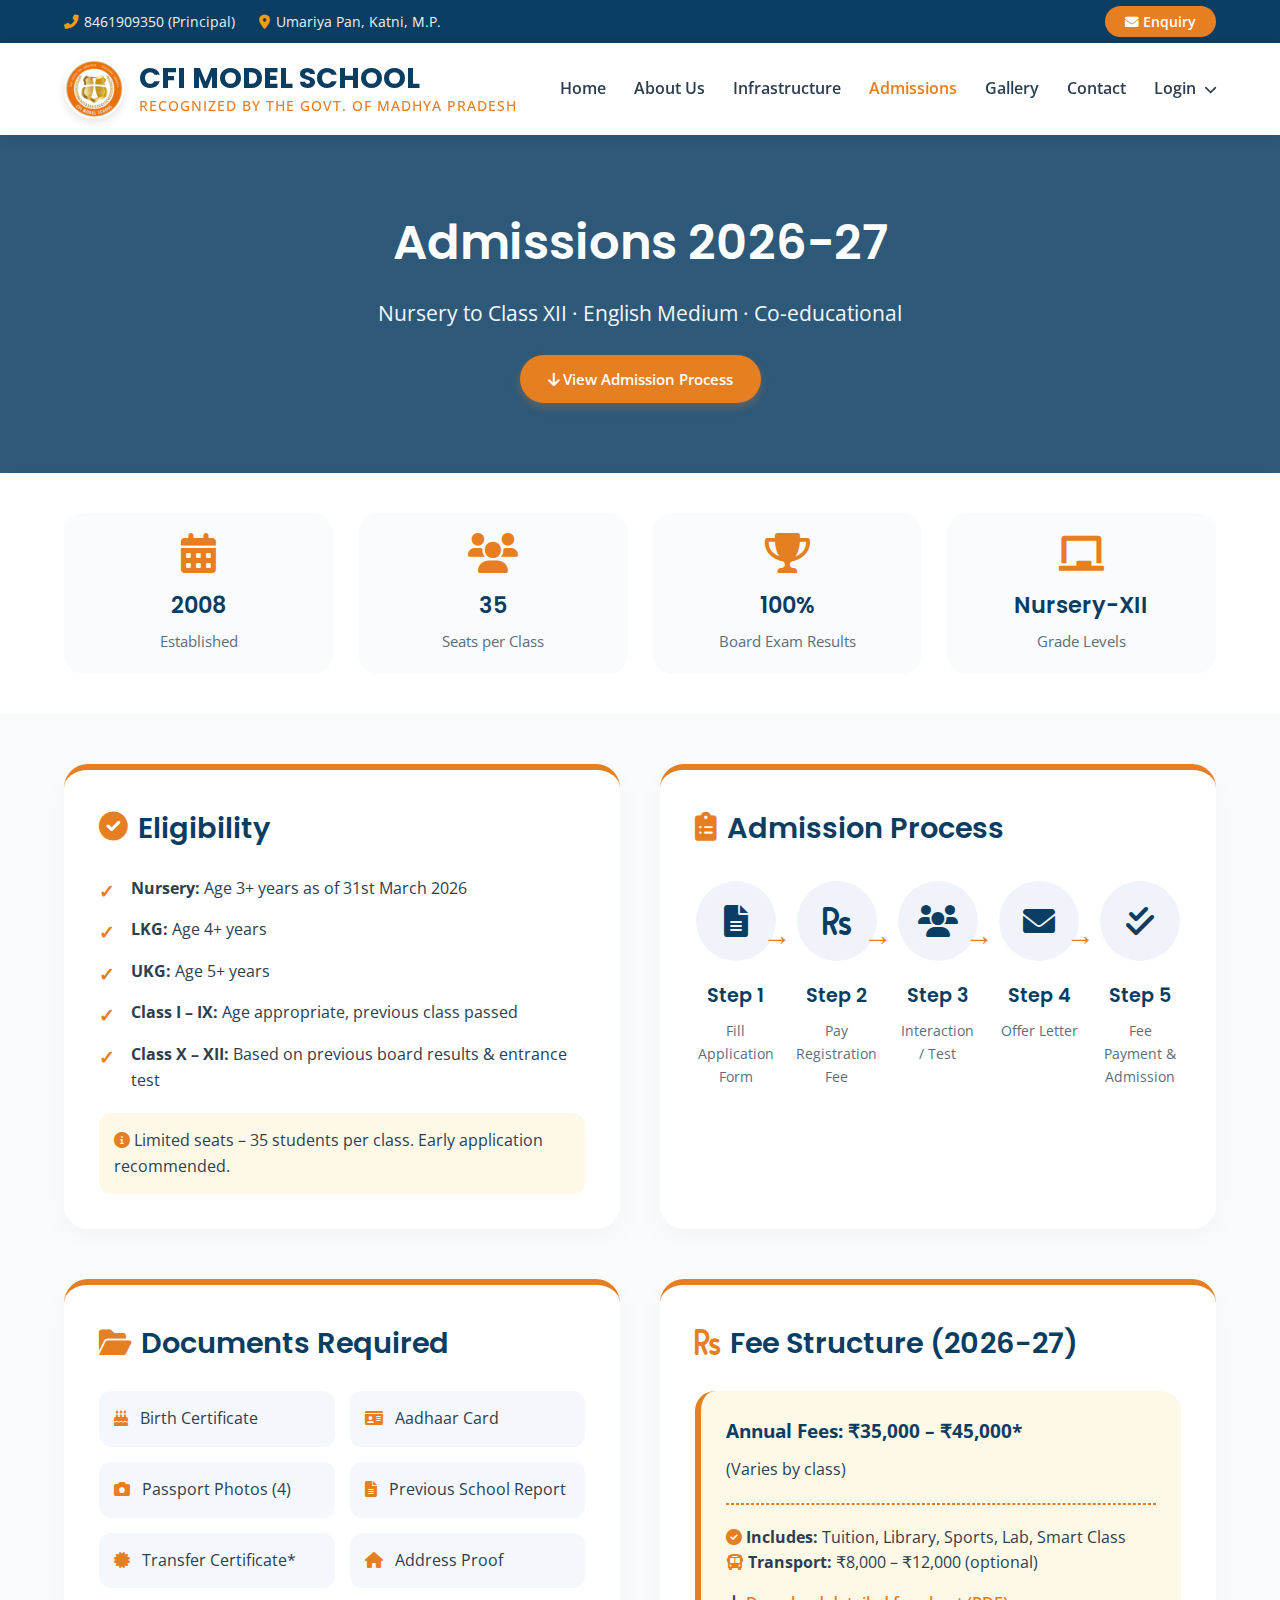
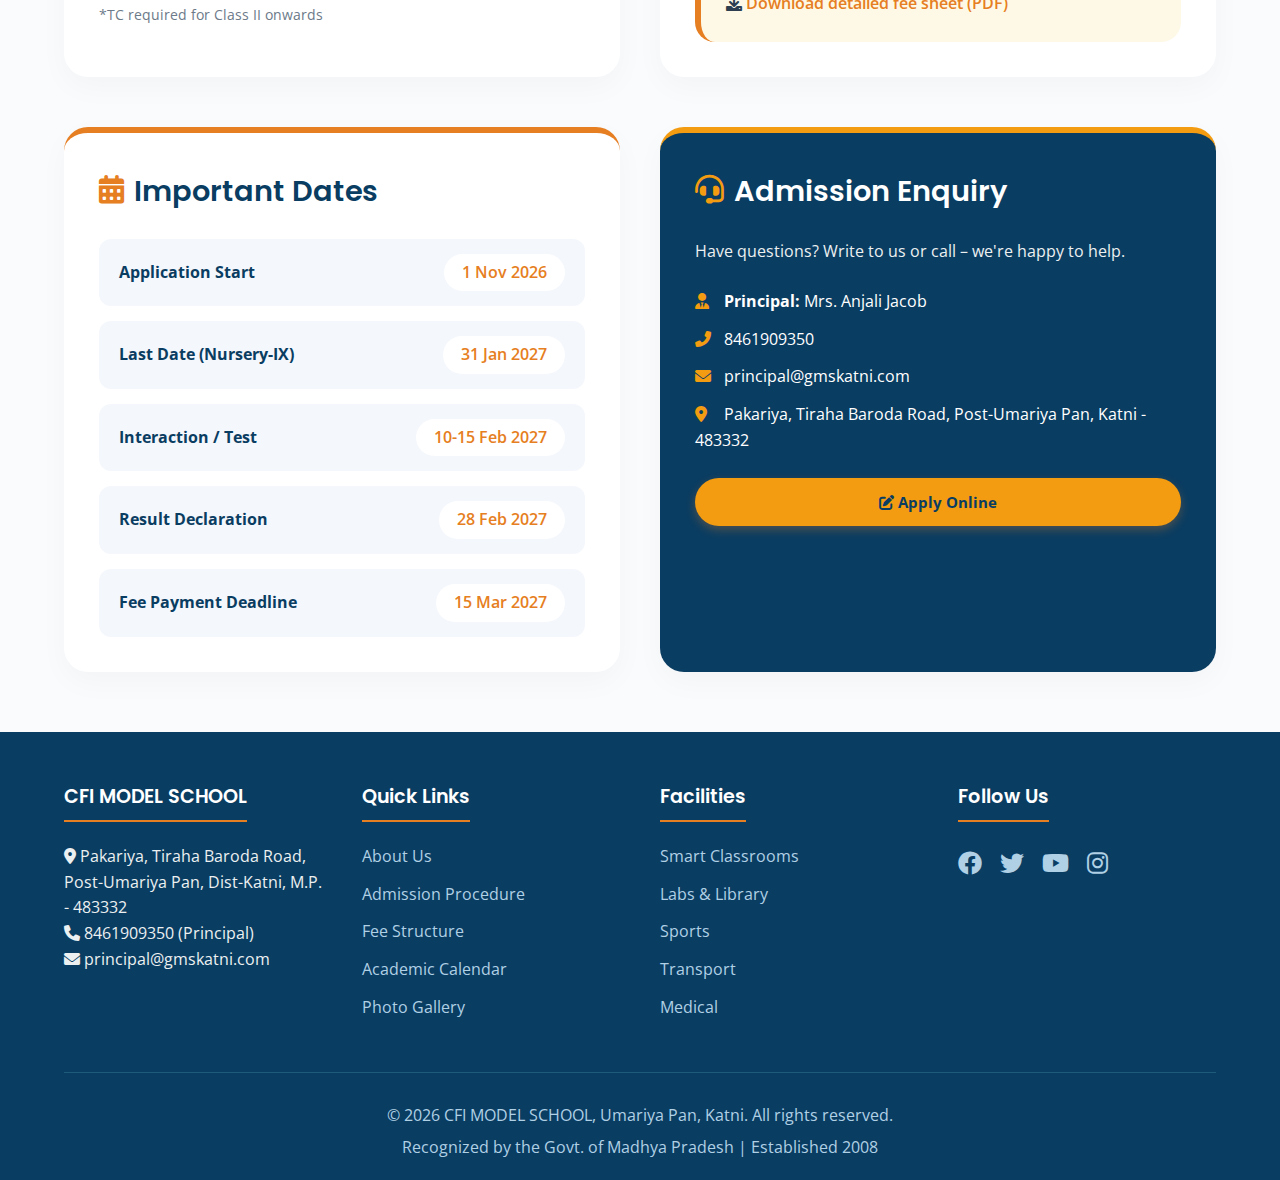
<file: admissions.html>
<!DOCTYPE html>
<html lang="en">
<head>
  <meta charset="UTF-8">
  <meta name="viewport" content="width=device-width, initial-scale=1.0, maximum-scale=5.0">
  <title>CFI MODEL SCHOOL – Admissions 2026-27 | Katni, M.P.</title>
  <!-- Font Awesome 6 -->
  <link rel="stylesheet" href="https://cdnjs.cloudflare.com/ajax/libs/font-awesome/6.0.0-beta3/css/all.min.css">
  <!-- Google Fonts: Poppins + Open Sans -->
  <link href="https://fonts.googleapis.com/css2?family=Open+Sans:wght@400;600;700&family=Poppins:wght@500;600;700&display=swap" rel="stylesheet">
  <style>
    /* ----- GLOBAL STYLES (identical to main site) ----- */
    * {
      margin: 0;
      padding: 0;
      box-sizing: border-box;
    }

    body {
      font-family: 'Open Sans', sans-serif;
      color: #2c3e50;
      background-color: #f9fbfd;
      line-height: 1.6;
    }

    h1, h2, h3, h4 {
      font-family: 'Poppins', sans-serif;
      font-weight: 600;
      color: #0a3d62;
    }

    a {
      text-decoration: none;
      transition: all 0.3s ease;
    }

    .container {
      width: 90%;
      max-width: 1280px;
      margin: 0 auto;
    }

    /* ===== LOADING PRELOADER ===== */
    .preloader {
      position: fixed;
      top: 0;
      left: 0;
      width: 100%;
      height: 100%;
      background: #0a3d62;
      display: flex;
      justify-content: center;
      align-items: center;
      z-index: 9999;
      transition: opacity 0.5s ease;
    }

    .preloader img {
      width: 180px;
      height: 180px;
      border-radius: 50%;
      object-fit: cover;
      box-shadow: 0 10px 25px rgba(0,0,0,0.2);
      animation: pulse 1.8s infinite ease-in-out;
    }

    @keyframes pulse {
      0% { transform: scale(1); opacity: 1; }
      50% { transform: scale(1.08); opacity: 0.9; }
      100% { transform: scale(1); opacity: 1; }
    }

    /* ----- Utility Classes ----- */
    .btn {
      display: inline-block;
      background: #e67e22;
      color: white;
      padding: 12px 28px;
      border-radius: 50px;
      font-weight: 600;
      font-size: 0.95rem;
      border: none;
      cursor: pointer;
      box-shadow: 0 4px 10px rgba(230, 126, 34, 0.3);
    }
    .btn:hover {
      background: #d35400;
      transform: translateY(-3px);
      box-shadow: 0 8px 16px rgba(230, 126, 34, 0.4);
    }
    .section-title {
      font-size: 2rem;
      margin-bottom: 20px;
      position: relative;
      padding-bottom: 12px;
    }
    .section-title:after {
      content: '';
      position: absolute;
      left: 0;
      bottom: 0;
      width: 70px;
      height: 4px;
      background: #e67e22;
      border-radius: 2px;
    }
    .text-orange { color: #e67e22; }
    .bg-light { background: #fff; }
    .bg-soft { background: #f4f7fc; }

    /* ----- Top Bar (contact + quick info) ----- */
    .top-bar {
      background: #0a3d62;
      color: #ecf0f1;
      padding: 10px 0;
      font-size: 0.9rem;
    }
    .top-bar .container {
      display: flex;
      justify-content: space-between;
      align-items: center;
      flex-wrap: wrap;
    }
    .contact-info i {
      margin-right: 6px;
      color: #f39c12;
    }
    .contact-info span {
      margin-right: 20px;
    }
    .enquiry-btn a {
      color: white;
      background: #e67e22;
      padding: 6px 20px;
      border-radius: 30px;
      font-weight: 600;
      font-size: 0.85rem;
    }
    .enquiry-btn a:hover {
      background: #d35400;
    }

    /* ----- Header / Navigation ----- */
    header {
      background: white;
      box-shadow: 0 4px 12px rgba(0,0,0,0.05);
      position: sticky;
      top: 0;
      z-index: 999;
    }
    .navbar {
      display: flex;
      justify-content: space-between;
      align-items: center;
      padding: 16px 0;
    }
    .logo {
      display: flex;
      align-items: center;
      gap: 15px;
    }
    .logo-img {
      width: 60px;
      height: 60px;
      border-radius: 50%;
      overflow: hidden;
      box-shadow: 0 4px 8px rgba(0,0,0,0.1);
    }
    .logo-img img {
      width: 100%;
      height: 100%;
      object-fit: cover;
    }
    .logo h1 {
      font-size: 1.8rem;
      font-weight: 700;
      color: #0a3d62;
      line-height: 1.2;
    }
    .logo span {
      display: block;
      font-size: 0.85rem;
      font-weight: 500;
      color: #e67e22;
      letter-spacing: 1px;
      text-transform: uppercase;
    }
    .nav-menu {
      display: flex;
      list-style: none;
      gap: 28px;
    }
    .nav-menu a {
      color: #2c3e50;
      font-weight: 600;
      font-size: 1rem;
    }
    .nav-menu a:hover,
    .nav-menu a.active {
      color: #e67e22;
    }
    .hamburger {
      display: none;
      font-size: 1.8rem;
      cursor: pointer;
      color: #0a3d62;
    }

    /* ----- DROPDOWN (Login) ----- */
    .dropdown {
      position: relative;
    }
    .dropdown-content {
      display: none;
      position: absolute;
      top: 100%;
      left: 0;
      background-color: white;
      min-width: 180px;
      box-shadow: 0 8px 16px rgba(0,0,0,0.1);
      border-radius: 8px;
      z-index: 1000;
      padding: 8px 0;
    }
    .dropdown-content li {
      list-style: none;
    }
    .dropdown-content a {
      display: block;
      padding: 10px 20px;
      color: #2c3e50;
      font-size: 0.95rem;
    }
    .dropdown-content a:hover {
      background-color: #f8f9fa;
      color: #e67e22;
    }
    .dropdown:hover .dropdown-content {
      display: block;
    }
    .dropdown.active .dropdown-content {
      display: block;
    }

    /* ===== ADMISSIONS PAGE SPECIFIC STYLES ===== */
    .admission-hero {
      background: linear-gradient(rgba(10, 61, 98, 0.85), rgba(10, 61, 98, 0.85)), url('https://www.gmskatni.com/images/slider1.jpg');
      background-size: cover;
      background-position: center;
      color: white;
      padding: 70px 0;
      text-align: center;
    }
    .admission-hero h2 {
      font-size: 3rem;
      color: white;
      margin-bottom: 15px;
    }
    .admission-hero p {
      font-size: 1.3rem;
      opacity: 0.95;
    }

    /* Highlights Strip */
    .highlights {
      background: white;
      padding: 40px 0;
      box-shadow: 0 5px 15px rgba(0,0,0,0.02);
    }
    .highlights-grid {
      display: grid;
      grid-template-columns: repeat(4, 1fr);
      gap: 25px;
    }
    .highlight-card {
      text-align: center;
      padding: 20px;
      border-radius: 20px;
      background: #f9fbfd;
      transition: 0.3s;
    }
    .highlight-card:hover {
      background: white;
      box-shadow: 0 10px 25px rgba(230,126,34,0.1);
      transform: translateY(-5px);
    }
    .highlight-card i {
      font-size: 2.5rem;
      color: #e67e22;
      margin-bottom: 15px;
    }
    .highlight-card h4 {
      font-size: 1.4rem;
      color: #0a3d62;
      margin-bottom: 5px;
    }
    .highlight-card p {
      color: #5a6e7e;
      font-size: 0.95rem;
    }

    /* Two column layout */
    .two-col-grid {
      display: grid;
      grid-template-columns: 1fr 1fr;
      gap: 40px;
      margin: 50px 0;
    }
    .info-card {
      background: white;
      padding: 35px;
      border-radius: 24px;
      box-shadow: 0 10px 30px rgba(0,0,0,0.03);
      border-top: 6px solid #e67e22;
    }
    .info-card h3 {
      font-size: 1.8rem;
      margin-bottom: 25px;
      display: flex;
      align-items: center;
      gap: 10px;
    }
    .info-card ul {
      list-style: none;
    }
    .info-card li {
      margin-bottom: 16px;
      padding-left: 32px;
      position: relative;
    }
    .info-card li:before {
      content: "✓";
      color: #e67e22;
      font-weight: bold;
      position: absolute;
      left: 0;
      font-size: 1.2rem;
    }

    /* Process steps */
    .process-steps {
      display: grid;
      grid-template-columns: repeat(5, 1fr);
      gap: 20px;
      margin-top: 30px;
    }
    .step {
      text-align: center;
      position: relative;
    }
    .step:not(:last-child):after {
      content: "→";
      position: absolute;
      right: -15px;
      top: 30px;
      color: #e67e22;
      font-size: 1.8rem;
      font-weight: 300;
    }
    .step-icon {
      width: 80px;
      height: 80px;
      background: #f0f4fa;
      border-radius: 50%;
      display: flex;
      align-items: center;
      justify-content: center;
      margin: 0 auto 20px;
      color: #0a3d62;
      font-size: 2rem;
      transition: 0.3s;
    }
    .step:hover .step-icon {
      background: #e67e22;
      color: white;
    }
    .step h4 {
      font-size: 1.2rem;
      margin-bottom: 8px;
    }
    .step p {
      font-size: 0.9rem;
      color: #5a6e7e;
    }

    /* Documents & Fee */
    .doc-list {
      display: grid;
      grid-template-columns: repeat(2, 1fr);
      gap: 15px;
    }
    .fee-note {
      background: #fef9e7;
      padding: 25px;
      border-radius: 20px;
      margin-top: 25px;
      border-left: 6px solid #e67e22;
    }

    /* Important Dates */
    .dates-grid {
      display: grid;
      gap: 15px;
    }
    .date-item {
      display: flex;
      justify-content: space-between;
      align-items: center;
      padding: 15px 20px;
      background: #f4f7fc;
      border-radius: 12px;
    }
    .date-label {
      font-weight: 700;
      color: #0a3d62;
    }
    .date-value {
      background: white;
      padding: 6px 18px;
      border-radius: 30px;
      color: #e67e22;
      font-weight: 600;
    }

    /* Footer (same) */
    footer {
      background: #0a3d62;
      color: #ecf0f1;
      padding: 50px 0 20px;
      margin-top: 50px;
    }
    .footer-grid {
      display: grid;
      grid-template-columns: repeat(auto-fit, minmax(220px, 1fr));
      gap: 40px;
      margin-bottom: 40px;
    }
    .footer-col h4 {
      color: white;
      margin-bottom: 22px;
      font-size: 1.2rem;
      border-bottom: 2px solid #e67e22;
      display: inline-block;
      padding-bottom: 8px;
    }
    .footer-col ul {
      list-style: none;
    }
    .footer-col li {
      margin-bottom: 12px;
    }
    .footer-col a {
      color: #b0d0e5;
    }
    .footer-col a:hover {
      color: #f39c12;
    }
    .copyright {
      text-align: center;
      padding-top: 30px;
      border-top: 1px solid #1e5a7a;
      color: #b0d0e5;
    }

    /* ----- Responsive ----- */
    @media screen and (max-width: 992px) {
      .highlights-grid { grid-template-columns: repeat(2, 1fr); }
      .two-col-grid { grid-template-columns: 1fr; }
      .process-steps { grid-template-columns: repeat(3, 1fr); }
      .step:nth-child(3):after { display: none; }
    }
    @media screen and (max-width: 768px) {
      .preloader img { width: 140px; height: 140px; }
      .navbar { flex-wrap: wrap; }
      .logo { width: 100%; justify-content: center; margin-bottom: 10px; }
      .nav-menu {
        position: fixed;
        left: -100%;
        top: 150px;
        flex-direction: column;
        background-color: white;
        width: 100%;
        text-align: center;
        transition: 0.3s;
        box-shadow: 0 10px 20px rgba(0,0,0,0.1);
        padding: 30px 0;
        gap: 20px;
      }
      .nav-menu.active { left: 0; }
      .hamburger { display: block; margin-left: auto; }
      .dropdown-content {
        position: static;
        box-shadow: none;
        display: none;
        background-color: #f8f9fa;
        margin-top: 10px;
        border-radius: 8px;
      }
      .dropdown.active .dropdown-content { display: block; }
      .top-bar .container { flex-direction: column; gap: 8px; }
      .admission-hero h2 { font-size: 2.2rem; }
      .highlights-grid { grid-template-columns: 1fr; }
      .process-steps { grid-template-columns: 1fr; }
      .step:after { display: none; }
      .doc-list { grid-template-columns: 1fr; }
    }
  </style>
</head>
<body>

  <!-- PRELOADER -->
  <div class="preloader" id="preloader">
    <img src="Logo.png" alt="CFI MODEL SCHOOL Logo">
  </div>

  <!-- TOP BAR -->
  <div class="top-bar">
    <div class="container">
      <div class="contact-info">
        <i class="fas fa-phone-alt"></i><span>8461909350 (Principal)</span>
        <i class="fas fa-map-marker-alt"></i><span>Umariya Pan, Katni, M.P.</span>
      </div>
      <div class="enquiry-btn">
        <a href="#contact"><i class="fas fa-envelope"></i> Enquiry</a>
      </div>
    </div>
  </div>

  <!-- HEADER (Admissions link active) -->
  <header>
    <div class="container navbar">
      <div class="logo">
        <div class="logo-img">
          <img src="Logo.png" alt="CFI MODEL SCHOOL Logo">
        </div>
        <div>
          <h1>CFI MODEL SCHOOL</h1>
          <span>Recognized by the Govt. of Madhya Pradesh</span>
        </div>
      </div>
      <div class="hamburger" onclick="toggleMenu()">
        <i class="fas fa-bars"></i>
      </div>
      <ul class="nav-menu" id="navMenu">
        <li><a href="index.html">Home</a></li>
        <li><a href="index.html#about">About Us</a></li>
        <li><a href="index.html#facilities">Infrastructure</a></li>
        <li><a href="admissions.html" class="active">Admissions</a></li>
        <li><a href="gallery.html">Gallery</a></li>
        <li><a href="index.html#contact">Contact</a></li>
        <!-- LOGIN DROPDOWN -->
        <li class="dropdown" id="loginDropdown">
          <a href="#">Login <i class="fas fa-chevron-down" style="font-size: 0.8rem; margin-left: 5px;"></i></a>
          <ul class="dropdown-content">
            <li><a href="#">Student Login</a></li>
            <li><a href="#">Teacher Login</a></li>
            <li><a href="adminlogin.html">Admin Login</a></li>
          </ul>
        </li>
      </ul>
    </div>
  </header>

  <!-- ADMISSIONS HERO -->
  <section class="admission-hero">
    <div class="container">
      <h2>Admissions 2026-27</h2>
      <p>Nursery to Class XII · English Medium · Co-educational</p>
      <a href="#process" class="btn" style="margin-top: 25px;"><i class="fas fa-arrow-down"></i> View Admission Process</a>
    </div>
  </section>

  <!-- KEY HIGHLIGHTS -->
  <section class="highlights">
    <div class="container">
      <div class="highlights-grid">
        <div class="highlight-card">
          <i class="fas fa-calendar-alt"></i>
          <h4>2008</h4>
          <p>Established</p>
        </div>
        <div class="highlight-card">
          <i class="fas fa-users"></i>
          <h4>35</h4>
          <p>Seats per Class</p>
        </div>
        <div class="highlight-card">
          <i class="fas fa-trophy"></i>
          <h4>100%</h4>
          <p>Board Exam Results</p>
        </div>
        <div class="highlight-card">
          <i class="fas fa-chalkboard"></i>
          <h4>Nursery-XII</h4>
          <p>Grade Levels</p>
        </div>
      </div>
    </div>
  </section>

  <!-- ELIGIBILITY & ADMISSION PROCESS -->
  <div class="container">
    <div class="two-col-grid">
      <!-- Eligibility Card -->
      <div class="info-card">
        <h3><i class="fas fa-check-circle" style="color: #e67e22;"></i> Eligibility</h3>
        <ul>
          <li><strong>Nursery:</strong> Age 3+ years as of 31st March 2026</li>
          <li><strong>LKG:</strong> Age 4+ years</li>
          <li><strong>UKG:</strong> Age 5+ years</li>
          <li><strong>Class I – IX:</strong> Age appropriate, previous class passed</li>
          <li><strong>Class X – XII:</strong> Based on previous board results & entrance test</li>
        </ul>
        <p style="margin-top: 20px; background: #fef9e7; padding: 15px; border-radius: 12px;">
          <i class="fas fa-info-circle" style="color: #e67e22;"></i> 
          Limited seats – 35 students per class. Early application recommended.
        </p>
      </div>

      <!-- Process Card -->
      <div class="info-card" id="process">
        <h3><i class="fas fa-clipboard-list" style="color: #e67e22;"></i> Admission Process</h3>
        <div class="process-steps">
          <div class="step">
            <div class="step-icon"><i class="fas fa-file-alt"></i></div>
            <h4>Step 1</h4>
            <p>Fill Application Form</p>
          </div>
          <div class="step">
            <div class="step-icon"><i class="fas fa-rupee-sign"></i></div>
            <h4>Step 2</h4>
            <p>Pay Registration Fee</p>
          </div>
          <div class="step">
            <div class="step-icon"><i class="fas fa-users"></i></div>
            <h4>Step 3</h4>
            <p>Interaction / Test</p>
          </div>
          <div class="step">
            <div class="step-icon"><i class="fas fa-envelope"></i></div>
            <h4>Step 4</h4>
            <p>Offer Letter</p>
          </div>
          <div class="step">
            <div class="step-icon"><i class="fas fa-check-double"></i></div>
            <h4>Step 5</h4>
            <p>Fee Payment & Admission</p>
          </div>
        </div>
      </div>
    </div>
  </div>

  <!-- DOCUMENTS & FEE STRUCTURE -->
  <div class="container" style="margin-top: 20px;">
    <div class="two-col-grid">
      <!-- Documents Required -->
      <div class="info-card">
        <h3><i class="fas fa-folder-open" style="color: #e67e22;"></i> Documents Required</h3>
        <div class="doc-list">
          <div style="background: #f4f7fc; padding: 15px; border-radius: 12px;">
            <i class="fas fa-birthday-cake" style="color: #e67e22; margin-right: 8px;"></i> Birth Certificate
          </div>
          <div style="background: #f4f7fc; padding: 15px; border-radius: 12px;">
            <i class="fas fa-id-card" style="color: #e67e22; margin-right: 8px;"></i> Aadhaar Card
          </div>
          <div style="background: #f4f7fc; padding: 15px; border-radius: 12px;">
            <i class="fas fa-camera" style="color: #e67e22; margin-right: 8px;"></i> Passport Photos (4)
          </div>
          <div style="background: #f4f7fc; padding: 15px; border-radius: 12px;">
            <i class="fas fa-file-alt" style="color: #e67e22; margin-right: 8px;"></i> Previous School Report
          </div>
          <div style="background: #f4f7fc; padding: 15px; border-radius: 12px;">
            <i class="fas fa-certificate" style="color: #e67e22; margin-right: 8px;"></i> Transfer Certificate*
          </div>
          <div style="background: #f4f7fc; padding: 15px; border-radius: 12px;">
            <i class="fas fa-home" style="color: #e67e22; margin-right: 8px;"></i> Address Proof
          </div>
        </div>
        <p style="margin-top: 15px; font-size: 0.9rem; color: #6c7a89;">
          *TC required for Class II onwards
        </p>
      </div>

      <!-- Fee Structure -->
      <div class="info-card">
        <h3><i class="fas fa-rupee-sign" style="color: #e67e22;"></i> Fee Structure (2026-27)</h3>
        <div class="fee-note">
          <p style="font-size: 1.2rem; font-weight: 700; color: #0a3d62;">Annual Fees: ₹35,000 – ₹45,000*</p>
          <p style="margin-top: 10px;">(Varies by class)</p>
          <hr style="margin: 20px 0; border: 1px dashed #e67e22;">
          <p><i class="fas fa-check-circle" style="color: #e67e22;"></i> <strong>Includes:</strong> Tuition, Library, Sports, Lab, Smart Class</p>
          <p><i class="fas fa-bus" style="color: #e67e22;"></i> <strong>Transport:</strong> ₹8,000 – ₹12,000 (optional)</p>
          <p style="margin-top: 15px;"><i class="fas fa-download"></i> <a href="#" style="color: #e67e22; font-weight: 600;">Download detailed fee sheet (PDF)</a></p>
        </div>
      </div>
    </div>
  </div>

  <!-- IMPORTANT DATES & CONTACT / ENQUIRY -->
  <div class="container" style="margin-top: 20px; margin-bottom: 60px;">
    <div class="two-col-grid">
      <!-- Important Dates -->
      <div class="info-card">
        <h3><i class="fas fa-calendar-alt" style="color: #e67e22;"></i> Important Dates</h3>
        <div class="dates-grid">
          <div class="date-item">
            <span class="date-label">Application Start</span>
            <span class="date-value">1 Nov 2026</span>
          </div>
          <div class="date-item">
            <span class="date-label">Last Date (Nursery-IX)</span>
            <span class="date-value">31 Jan 2027</span>
          </div>
          <div class="date-item">
            <span class="date-label">Interaction / Test</span>
            <span class="date-value">10-15 Feb 2027</span>
          </div>
          <div class="date-item">
            <span class="date-label">Result Declaration</span>
            <span class="date-value">28 Feb 2027</span>
          </div>
          <div class="date-item">
            <span class="date-label">Fee Payment Deadline</span>
            <span class="date-value">15 Mar 2027</span>
          </div>
        </div>
      </div>

      <!-- Quick Enquiry / Contact -->
      <div class="info-card" style="background: #0a3d62; color: white; border-top-color: #f39c12;" id="contact">
        <h3 style="color: white;"><i class="fas fa-headset" style="color: #f39c12;"></i> Admission Enquiry</h3>
        <p style="color: #ecf0f1; margin-bottom: 25px;">Have questions? Write to us or call – we're happy to help.</p>
        <div style="margin-bottom: 25px;">
          <p style="margin-bottom: 12px;"><i class="fas fa-user-tie" style="color: #f39c12; width: 25px;"></i> <strong style="color: white;">Principal:</strong> Mrs. Anjali Jacob</p>
          <p style="margin-bottom: 12px;"><i class="fas fa-phone-alt" style="color: #f39c12; width: 25px;"></i> 8461909350</p>
          <p style="margin-bottom: 12px;"><i class="fas fa-envelope" style="color: #f39c12; width: 25px;"></i> principal@gmskatni.com</p>
          <p><i class="fas fa-map-marker-alt" style="color: #f39c12; width: 25px;"></i> Pakariya, Tiraha Baroda Road, Post-Umariya Pan, Katni - 483332</p>
        </div>
        <a href="#" class="btn" style="background: #f39c12; color: #0a3d62; font-weight: 700; width: 100%; text-align: center;">
          <i class="fas fa-edit"></i> Apply Online
        </a>
      </div>
    </div>
  </div>

  <!-- FOOTER -->
  <footer>
    <div class="container">
      <div class="footer-grid">
        <div class="footer-col">
          <h4>CFI MODEL SCHOOL</h4>
          <p><i class="fas fa-map-marker-alt"></i> Pakariya, Tiraha Baroda Road,<br>Post-Umariya Pan, Dist-Katni, M.P. - 483332</p>
          <p><i class="fas fa-phone"></i> 8461909350 (Principal)</p>
          <p><i class="fas fa-envelope"></i> principal@gmskatni.com</p>
        </div>
        <div class="footer-col">
          <h4>Quick Links</h4>
          <ul>
            <li><a href="index.html#about">About Us</a></li>
            <li><a href="admissions.html">Admission Procedure</a></li>
            <li><a href="#">Fee Structure</a></li>
            <li><a href="#">Academic Calendar</a></li>
            <li><a href="gallery.html">Photo Gallery</a></li>
          </ul>
        </div>
        <div class="footer-col">
          <h4>Facilities</h4>
          <ul>
            <li><a href="#">Smart Classrooms</a></li>
            <li><a href="#">Labs & Library</a></li>
            <li><a href="#">Sports</a></li>
            <li><a href="#">Transport</a></li>
            <li><a href="#">Medical</a></li>
          </ul>
        </div>
        <div class="footer-col">
          <h4>Follow Us</h4>
          <div style="display: flex; gap: 18px; font-size: 1.5rem;">
            <a href="#"><i class="fab fa-facebook"></i></a>
            <a href="#"><i class="fab fa-twitter"></i></a>
            <a href="#"><i class="fab fa-youtube"></i></a>
            <a href="#"><i class="fab fa-instagram"></i></a>
          </div>
        </div>
      </div>
      <div class="copyright">
        <p>© 2026 CFI MODEL SCHOOL, Umariya Pan, Katni. All rights reserved.</p>
        <p style="margin-top: 6px;">Recognized by the Govt. of Madhya Pradesh | Established 2008</p>
      </div>
    </div>
  </footer>

  <!-- JavaScript -->
  <script>
    // ===== PRELOADER =====
    window.addEventListener('load', function() {
      const preloader = document.getElementById('preloader');
      preloader.style.opacity = '0';
      setTimeout(() => preloader.style.display = 'none', 500);
    });

    // ===== TOGGLE MENU (HAMBURGER) =====
    function toggleMenu() {
      var nav = document.getElementById('navMenu');
      nav.classList.toggle('active');
    }

    // ===== MOBILE DROPDOWN TOGGLE =====
    const loginDropdown = document.getElementById('loginDropdown');
    const loginLink = loginDropdown.querySelector('a');

    function handleMobileDropdown(e) {
      if (window.innerWidth <= 768) {
        e.preventDefault();
        loginDropdown.classList.toggle('active');
      }
    }

    loginLink.addEventListener('click', handleMobileDropdown);
    document.addEventListener('click', function(e) {
      if (window.innerWidth <= 768 && !loginDropdown.contains(e.target)) {
        loginDropdown.classList.remove('active');
      }
    });

    // ===== SMOOTH SCROLL (for anchor links) =====
    document.querySelectorAll('a[href^="#"]').forEach(anchor => {
      anchor.addEventListener('click', function(e) {
        if (this.parentElement.classList.contains('dropdown-content') && window.innerWidth <= 768) return;
        if (this.getAttribute('href') !== '#') {
          e.preventDefault();
          var nav = document.getElementById('navMenu');
          if (nav.classList.contains('active')) nav.classList.remove('active');
          const target = document.querySelector(this.getAttribute('href'));
          if (target) target.scrollIntoView({ behavior: 'smooth' });
        }
      });
    });
  </script>

</body>
</html>
</file>
